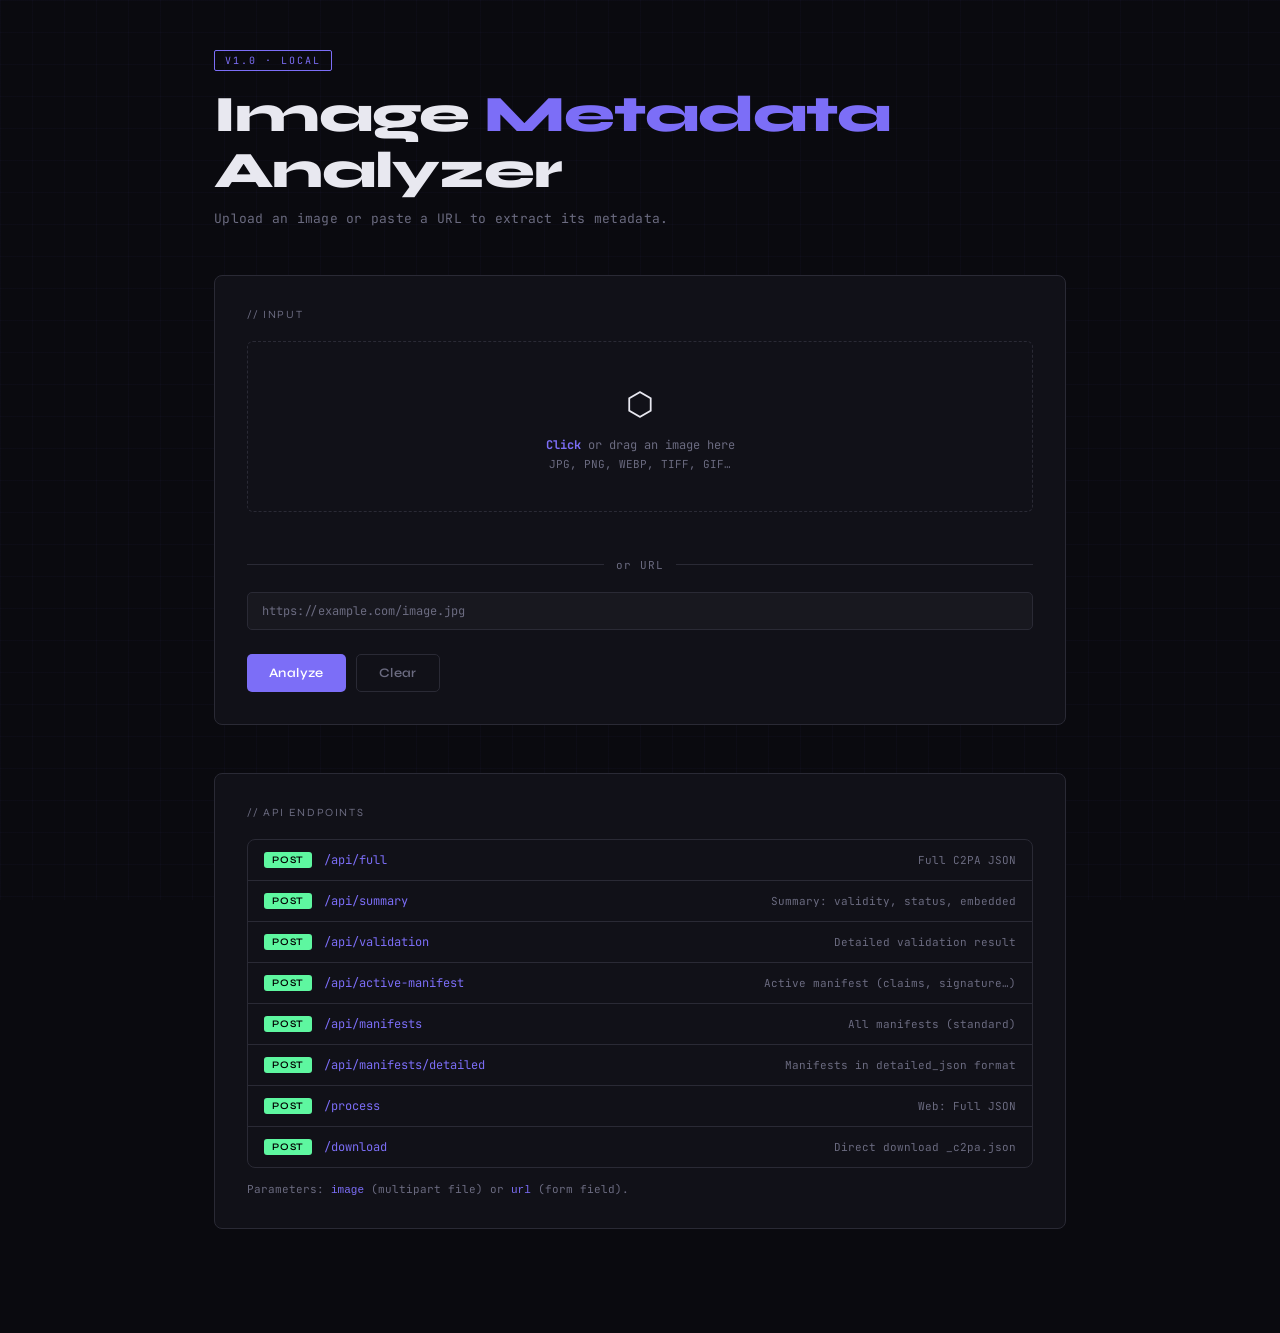
<file: java_server_C2PA/templates/index.html>
<!DOCTYPE html>
<html lang="en">
<head>
  <meta charset="UTF-8" />
  <meta name="viewport" content="width=device-width, initial-scale=1.0" />
  <title>Image Metadata Analyzer</title>
  <link rel="preconnect" href="https://fonts.googleapis.com" />
  <link href="https://fonts.googleapis.com/css2?family=JetBrains+Mono:wght@400;600&family=Syne:wght@400;600;800&display=swap" rel="stylesheet" />
  <style>
    :root {
      --bg: #0a0a0f;
      --surface: #111118;
      --surface2: #18181f;
      --border: #2a2a35;
      --accent: #7c6ef7;
      --accent2: #f76e6e;
      --text: #e8e8f0;
      --muted: #6b6b80;
      --success: #5ef7a0;
      --mono: 'JetBrains Mono', monospace;
      --sans: 'Syne', sans-serif;
    }

    *, *::before, *::after { box-sizing: border-box; margin: 0; padding: 0; }

    body {
      background: var(--bg);
      color: var(--text);
      font-family: var(--mono);
      min-height: 100vh;
      overflow-x: hidden;
    }

    /* GRID NOISE TEXTURE */
    body::before {
      content: '';
      position: fixed;
      inset: 0;
      background-image:
        linear-gradient(rgba(124,110,247,.03) 1px, transparent 1px),
        linear-gradient(90deg, rgba(124,110,247,.03) 1px, transparent 1px);
      background-size: 32px 32px;
      pointer-events: none;
      z-index: 0;
    }

    .container {
      position: relative;
      z-index: 1;
      max-width: 900px;
      margin: 0 auto;
      padding: 48px 24px 80px;
    }

    /* ── HEADER ── */
    header {
      margin-bottom: 48px;
    }

    .tag {
      display: inline-block;
      font-size: 10px;
      letter-spacing: .2em;
      text-transform: uppercase;
      color: var(--accent);
      border: 1px solid var(--accent);
      padding: 3px 10px;
      border-radius: 2px;
      margin-bottom: 16px;
    }

    h1 {
      font-family: var(--sans);
      font-size: clamp(2rem, 5vw, 3.2rem);
      font-weight: 800;
      line-height: 1.1;
      color: var(--text);
      letter-spacing: -.02em;
    }

    h1 span { color: var(--accent); }

    .subtitle {
      margin-top: 10px;
      color: var(--muted);
      font-size: 13px;
      letter-spacing: .02em;
    }

    /* ── UPLOAD PANEL ── */
    .panel {
      background: var(--surface);
      border: 1px solid var(--border);
      border-radius: 8px;
      padding: 32px;
      margin-bottom: 24px;
    }

    .panel-title {
      font-family: var(--sans);
      font-size: 11px;
      letter-spacing: .15em;
      text-transform: uppercase;
      color: var(--muted);
      margin-bottom: 20px;
    }

    /* Drop zone */
    #drop-zone {
      border: 1.5px dashed var(--border);
      border-radius: 6px;
      padding: 40px 24px;
      text-align: center;
      cursor: pointer;
      transition: border-color .2s, background .2s;
      position: relative;
    }

    #drop-zone:hover, #drop-zone.drag-over {
      border-color: var(--accent);
      background: rgba(124,110,247,.05);
    }

    #drop-zone input[type=file] {
      position: absolute;
      inset: 0;
      opacity: 0;
      cursor: pointer;
      width: 100%;
      height: 100%;
    }

    .drop-icon {
      font-size: 32px;
      margin-bottom: 12px;
      display: block;
    }

    .drop-label {
      color: var(--muted);
      font-size: 12px;
    }

    .drop-label strong { color: var(--accent); }

    #file-name {
      margin-top: 8px;
      font-size: 12px;
      color: var(--success);
      min-height: 18px;
    }

    /* Divider */
    .divider {
      display: flex;
      align-items: center;
      gap: 12px;
      margin: 20px 0;
      color: var(--muted);
      font-size: 11px;
      letter-spacing: .1em;
    }
    .divider::before, .divider::after {
      content: '';
      flex: 1;
      height: 1px;
      background: var(--border);
    }

    /* URL input */
    .input-row {
      display: flex;
      gap: 10px;
    }

    input[type=url] {
      flex: 1;
      background: var(--surface2);
      border: 1px solid var(--border);
      border-radius: 5px;
      color: var(--text);
      font-family: var(--mono);
      font-size: 12px;
      padding: 10px 14px;
      outline: none;
      transition: border-color .2s;
    }

    input[type=url]:focus { border-color: var(--accent); }
    input[type=url]::placeholder { color: var(--muted); }

    /* Buttons */
    .btn {
      font-family: var(--sans);
      font-size: 13px;
      font-weight: 600;
      letter-spacing: .03em;
      padding: 10px 22px;
      border: none;
      border-radius: 5px;
      cursor: pointer;
      transition: opacity .15s, transform .1s;
    }
    .btn:active { transform: scale(.97); }
    .btn:hover { opacity: .88; }

    .btn-primary {
      background: var(--accent);
      color: #fff;
    }

    .btn-outline {
      background: transparent;
      border: 1px solid var(--border);
      color: var(--muted);
    }
    .btn-outline:hover { border-color: var(--accent); color: var(--accent); }

    .btn-success {
      background: var(--success);
      color: #000;
    }

    .btn-row {
      display: flex;
      gap: 10px;
      margin-top: 24px;
      flex-wrap: wrap;
    }

    /* ── LOADER ── */
    #loader {
      display: none;
      align-items: center;
      gap: 10px;
      font-size: 12px;
      color: var(--accent);
      margin-top: 16px;
    }

    .spinner {
      width: 16px; height: 16px;
      border: 2px solid rgba(124,110,247,.3);
      border-top-color: var(--accent);
      border-radius: 50%;
      animation: spin .6s linear infinite;
    }

    @keyframes spin { to { transform: rotate(360deg); } }

    /* ── RESULTS ── */
    #results {
      display: none;
    }

    .results-header {
      display: flex;
      align-items: center;
      justify-content: space-between;
      margin-bottom: 20px;
      flex-wrap: gap;
      gap: 12px;
    }

    .results-title {
      font-family: var(--sans);
      font-size: 11px;
      letter-spacing: .15em;
      text-transform: uppercase;
      color: var(--success);
    }

    /* ── JSON TREE (recursive) ── */
    .json-tree {
      background: var(--surface);
      border: 1px solid var(--border);
      border-radius: 8px;
      overflow: hidden;
      font-size: 12.5px;
    }

    .jtop-section { border-bottom: 1px solid var(--border); }
    .jtop-section:last-child { border-bottom: none; }

    .jtop-header {
      display: flex; align-items: center; gap: 12px;
      padding: 14px 20px; cursor: pointer; user-select: none;
      background: var(--surface); transition: background .15s;
    }
    .jtop-header:hover { background: var(--surface2); }
    .jtop-header .jkey {
      font-family: var(--sans); font-weight: 600; font-size: 13px;
      color: var(--accent); flex: 1;
    }
    .jtop-header .jbadge {
      font-size: 10px; color: var(--muted);
      background: var(--surface2); border: 1px solid var(--border);
      padding: 2px 8px; border-radius: 3px;
    }
    .jtop-header .jchevron {
      color: var(--muted); font-size: 10px; transition: transform .2s;
    }
    .jtop-header.open .jchevron { transform: rotate(90deg); }

    .jtop-body { display: none; padding: 4px 16px 14px; overflow-x: auto; }
    .jtop-body.open { display: block; }

    /* Recursive nodes */
    .jnode { width: 100%; }

    .jnode-row {
      display: flex; align-items: baseline; gap: 6px;
      padding: 2px 4px; border-radius: 3px; min-height: 22px;
    }

    .jnode-obj > .jnode-row { cursor: pointer; user-select: none; }
    .jnode-obj > .jnode-row:hover { background: rgba(124,110,247,.07); }

    .jnode-key {
      color: var(--muted); white-space: nowrap;
      flex-shrink: 0; min-width: 110px;
    }
    .jnode-key::after { content: ":"; margin-right: 4px; }
    .jnode-key.idx { color: #6b6b9a; min-width: 28px; }

    .jval-str  { color: var(--text); word-break: break-all; }
    .jval-num  { color: #f0b97a; }
    .jval-bool-t { color: var(--success); }
    .jval-bool-f { color: var(--accent2); }
    .jval-null { color: var(--muted); font-style: italic; }
    .jval-preview { color: var(--muted); font-size: 11px; font-style: italic; }

    .jnode-chevron {
      font-size: 9px; color: var(--muted);
      transition: transform .15s; flex-shrink: 0; width: 12px;
    }
    .jnode-obj.open > .jnode-row .jnode-chevron { transform: rotate(90deg); }

    .jnode-children {
      display: none;
      padding-left: 18px;
      border-left: 1px solid var(--border);
      margin-left: 4px; margin-top: 2px; margin-bottom: 2px;
    }
    .jnode-obj.open > .jnode-children { display: block; }

    /* Empty state */
    .empty-msg {
      color: var(--muted); font-size: 11px;
      padding: 6px 4px; font-style: italic;
    }

    /* Error */
    #error-box {
      display: none;
      background: rgba(247,110,110,.1);
      border: 1px solid var(--accent2);
      color: var(--accent2);
      border-radius: 6px;
      padding: 14px 18px;
      font-size: 12px;
      margin-top: 16px;
    }

    /* API Docs */
    .api-docs {
      margin-top: 48px;
    }

    .api-endpoint {
      display: flex;
      align-items: center;
      gap: 12px;
      padding: 12px 16px;
      border-bottom: 1px solid var(--border);
      font-size: 12px;
    }
    .api-endpoint:last-child { border-bottom: none; }

    .method {
      font-family: var(--sans);
      font-weight: 600;
      font-size: 10px;
      letter-spacing: .08em;
      color: #000;
      background: var(--success);
      padding: 2px 8px;
      border-radius: 3px;
      min-width: 46px;
      text-align: center;
    }

    .endpoint-path { color: var(--accent); }
    .endpoint-desc { color: var(--muted); margin-left: auto; font-size: 11px; }

    @media (max-width: 600px) {
      .kv-grid { grid-template-columns: 1fr; }
      .kv-key { border-bottom: none; padding-bottom: 0; color: var(--accent); font-size: 11px; }
      .kv-val { border-bottom: 1px solid rgba(42,42,53,.5); }
      .input-row { flex-direction: column; }
    }
  </style>
</head>
<body>
<div class="container">

  <header>
    <div class="tag">v1.0 · local</div>
    <h1>Image <span>Metadata</span><br>Analyzer</h1>
    <p class="subtitle">Upload an image or paste a URL to extract its metadata.</p>
  </header>

  <div class="panel">
    <p class="panel-title">// input</p>

    <div id="drop-zone">
      <input type="file" id="file-input" accept="image/*" />
      <span class="drop-icon">⬡</span>
      <p class="drop-label"><strong>Click</strong> or drag an image here</p>
      <p class="drop-label" style="margin-top:4px;font-size:11px;">JPG, PNG, WEBP, TIFF, GIF…</p>
    </div>
    <div id="file-name"></div>

    <div class="divider">or URL</div>

    <div class="input-row">
      <input type="url" id="url-input" placeholder="https://example.com/image.jpg" />
    </div>

    <div id="loader">
      <div class="spinner"></div>
      <span>Processing image…</span>
    </div>

    <div id="error-box"></div>

    <div class="btn-row">
      <button class="btn btn-primary" onclick="analyze()">Analyze</button>
      <button class="btn btn-outline" onclick="reset()">Clear</button>
    </div>
  </div>

  <div id="results">
    <div class="results-header">
      <span class="results-title">✓ Analysis complete</span>
      <button class="btn btn-success" id="download-btn">↓ Download JSON</button>
    </div>
    <div class="json-tree" id="json-tree"></div>
  </div>

  <div class="api-docs panel" style="margin-top:48px;">
    <p class="panel-title">// API endpoints</p>
    <div class="json-tree">
      <div class="api-endpoint"><span class="method">POST</span><span class="endpoint-path">/api/full</span><span class="endpoint-desc">Full C2PA JSON</span></div>
      <div class="api-endpoint"><span class="method">POST</span><span class="endpoint-path">/api/summary</span><span class="endpoint-desc">Summary: validity, status, embedded</span></div>
      <div class="api-endpoint"><span class="method">POST</span><span class="endpoint-path">/api/validation</span><span class="endpoint-desc">Detailed validation result</span></div>
      <div class="api-endpoint"><span class="method">POST</span><span class="endpoint-path">/api/active-manifest</span><span class="endpoint-desc">Active manifest (claims, signature…)</span></div>
      <div class="api-endpoint"><span class="method">POST</span><span class="endpoint-path">/api/manifests</span><span class="endpoint-desc">All manifests (standard)</span></div>
      <div class="api-endpoint"><span class="method">POST</span><span class="endpoint-path">/api/manifests/detailed</span><span class="endpoint-desc">Manifests in detailed_json format</span></div>
      <div class="api-endpoint"><span class="method">POST</span><span class="endpoint-path">/process</span><span class="endpoint-desc">Web: Full JSON</span></div>
      <div class="api-endpoint"><span class="method">POST</span><span class="endpoint-path">/download</span><span class="endpoint-desc">Direct download _c2pa.json</span></div>
    </div>
    <p style="margin-top:14px;font-size:11px;color:var(--muted);">
      Parameters: <code style="color:var(--accent)">image</code> (multipart file) or <code style="color:var(--accent)">url</code> (form field).
    </p>
  </div>

</div>

<script>
  let currentData = null;
  let currentFile  = null;

  // ── Drop zone ──
  const dropZone  = document.getElementById('drop-zone');
  const fileInput = document.getElementById('file-input');

  dropZone.addEventListener('dragover', e => { e.preventDefault(); dropZone.classList.add('drag-over'); });
  dropZone.addEventListener('dragleave', () => dropZone.classList.remove('drag-over'));
  dropZone.addEventListener('drop', e => {
    e.preventDefault(); dropZone.classList.remove('drag-over');
    const f = e.dataTransfer.files[0];
    if (f) { currentFile = f; document.getElementById('file-name').textContent = '✓ ' + f.name; }
  });
  fileInput.addEventListener('change', () => {
    if (fileInput.files[0]) {
      currentFile = fileInput.files[0];
      document.getElementById('file-name').textContent = '✓ ' + currentFile.name;
    }
  });

  // ── Analyze ──
  async function analyze() {
    const url = document.getElementById('url-input').value.trim();
    if (!currentFile && !url) { showError('Select an image or enter a URL.'); return; }
    setLoading(true); hideError(); hideResults();
    try {
      const fd = new FormData();
      if (currentFile) fd.append('image', currentFile);
      else             fd.append('url', url);
      const res  = await fetch('/process', { method: 'POST', body: fd });
      const data = await res.json();
      if (!res.ok) throw new Error(data.error || 'Unknown error');
      currentData = data;
      renderResults(data);
      setupDownload(currentFile, url);
    } catch (e) { showError(e.message); }
    finally     { setLoading(false); }
  }

  // ── Top-level renderer ──
  const TOP_LABELS = {
    processed_at: 'Processed at',
    filename:     'File',
    mime_type:    'MIME type',
    size_bytes:   'Size (bytes)',
    c2pa:         'C2PA',
  };

  function renderResults(data) {
    const tree = document.getElementById('json-tree');
    tree.innerHTML = '';

    for (const [key, val] of Object.entries(data)) {
      const label   = TOP_LABELS[key] || key;
      const isOpen  = (key === 'c2pa');
      const section = makeTopSection(key, label, val, isOpen);
      tree.appendChild(section);
    }

    document.getElementById('results').style.display = 'block';
    document.getElementById('results').scrollIntoView({ behavior: 'smooth', block: 'start' });
  }

  function makeTopSection(key, label, val, defaultOpen) {
    const section = document.createElement('div');
    section.className = 'jtop-section';

    const isComplex = (typeof val === 'object' && val !== null);
    const count     = isComplex ? (Array.isArray(val) ? val.length : Object.keys(val).length) : 1;
    const badgeTxt  = isComplex
      ? (Array.isArray(val) ? `${count} item${count!==1?'s':''}` : `${count} field${count!==1?'s':''}`)
      : '';

    const header = document.createElement('div');
    header.className = 'jtop-header' + (defaultOpen ? ' open' : '');
    header.innerHTML = `
      <span class="jkey">${label}</span>
      ${badgeTxt ? `<span class="jbadge">${badgeTxt}</span>` : ''}
      <span class="jchevron">▶</span>
    `;

    const body = document.createElement('div');
    body.className = 'jtop-body' + (defaultOpen ? ' open' : '');

    if (!isComplex) {
      // scalar at top level
      const row = document.createElement('div');
      row.className = 'jnode-row';
      row.appendChild(makeScalarEl(val));
      body.appendChild(row);
    } else if (count === 0) {
      body.innerHTML = '<p class="empty-msg">No data</p>';
    } else {
      // render children recursively
      const entries = Array.isArray(val) ? val.map((v,i) => [String(i), v]) : Object.entries(val);
      for (const [k, v] of entries) {
        body.appendChild(makeNode(k, v, Array.isArray(val)));
      }
    }

    header.addEventListener('click', () => {
      header.classList.toggle('open');
      body.classList.toggle('open');
    });

    section.appendChild(header);
    section.appendChild(body);
    return section;
  }

  // ── Recursive node builder ──
  function makeNode(key, val, isArrayParent = false) {
    const isComplex = (typeof val === 'object' && val !== null);

    if (!isComplex) {
      // Simple leaf row: key + scalar value
      const node = document.createElement('div');
      node.className = 'jnode';
      const row = document.createElement('div');
      row.className = 'jnode-row';
      const keyEl = document.createElement('span');
      keyEl.className = 'jnode-key' + (isArrayParent ? ' idx' : '');
      keyEl.textContent = key;
      row.appendChild(keyEl);
      row.appendChild(makeScalarEl(val));
      node.appendChild(row);
      return node;
    }

    // Complex: collapsible
    const node = document.createElement('div');
    node.className = 'jnode jnode-obj';

    const count   = Array.isArray(val) ? val.length : Object.keys(val).length;
    const preview = Array.isArray(val) ? `[ ${count} ]` : `{ ${count} }`;

    const row = document.createElement('div');
    row.className = 'jnode-row';

    const chevron = document.createElement('span');
    chevron.className = 'jnode-chevron';
    chevron.textContent = '▶';

    const keyEl = document.createElement('span');
    keyEl.className = 'jnode-key' + (isArrayParent ? ' idx' : '');
    keyEl.textContent = key;

    const previewEl = document.createElement('span');
    previewEl.className = 'jval-preview';
    previewEl.textContent = preview;

    row.appendChild(chevron);
    row.appendChild(keyEl);
    row.appendChild(previewEl);

    const children = document.createElement('div');
    children.className = 'jnode-children';

    if (count === 0) {
      children.innerHTML = '<span class="empty-msg">empty</span>';
    } else {
      const entries = Array.isArray(val) ? val.map((v,i) => [String(i), v]) : Object.entries(val);
      for (const [k, v] of entries) {
        children.appendChild(makeNode(k, v, Array.isArray(val)));
      }
    }

    row.addEventListener('click', () => node.classList.toggle('open'));

    node.appendChild(row);
    node.appendChild(children);
    return node;
  }

  function makeScalarEl(val) {
    const el = document.createElement('span');
    if (val === null || val === undefined) {
      el.className = 'jval-null'; el.textContent = 'null';
    } else if (typeof val === 'boolean') {
      el.className = val ? 'jval-bool-t' : 'jval-bool-f';
      el.textContent = String(val);
    } else if (typeof val === 'number') {
      el.className = 'jval-num'; el.textContent = String(val);
    } else {
      el.className = 'jval-str'; el.textContent = String(val);
    }
    return el;
  }

  // ── Download ──
  function setupDownload(file, url) {
    document.getElementById('download-btn').onclick = async () => {
      const fd = new FormData();
      if (file) fd.append('image', file); else fd.append('url', url);
      const res  = await fetch('/download', { method: 'POST', body: fd });
      const blob = await res.blob();
      const a    = document.createElement('a');
      a.href     = URL.createObjectURL(blob);
      a.download = res.headers.get('Content-Disposition')
        ?.split('filename=')[1]?.replace(/"/g, '') || 'metadata.json';
      a.click();
    };
  }

  function setLoading(on) { document.getElementById('loader').style.display = on ? 'flex' : 'none'; }
  function showError(msg) {
    const b = document.getElementById('error-box');
    b.textContent = '✗ ' + msg; b.style.display = 'block';
  }
  function hideError()   { document.getElementById('error-box').style.display = 'none'; }
  function hideResults() { document.getElementById('results').style.display = 'none'; }
  function reset() {
    currentFile = null; currentData = null;
    document.getElementById('file-input').value = '';
    document.getElementById('file-name').textContent = '';
    document.getElementById('url-input').value = '';
    hideError(); hideResults();
  }
</script>
</body>
</html>
</file>
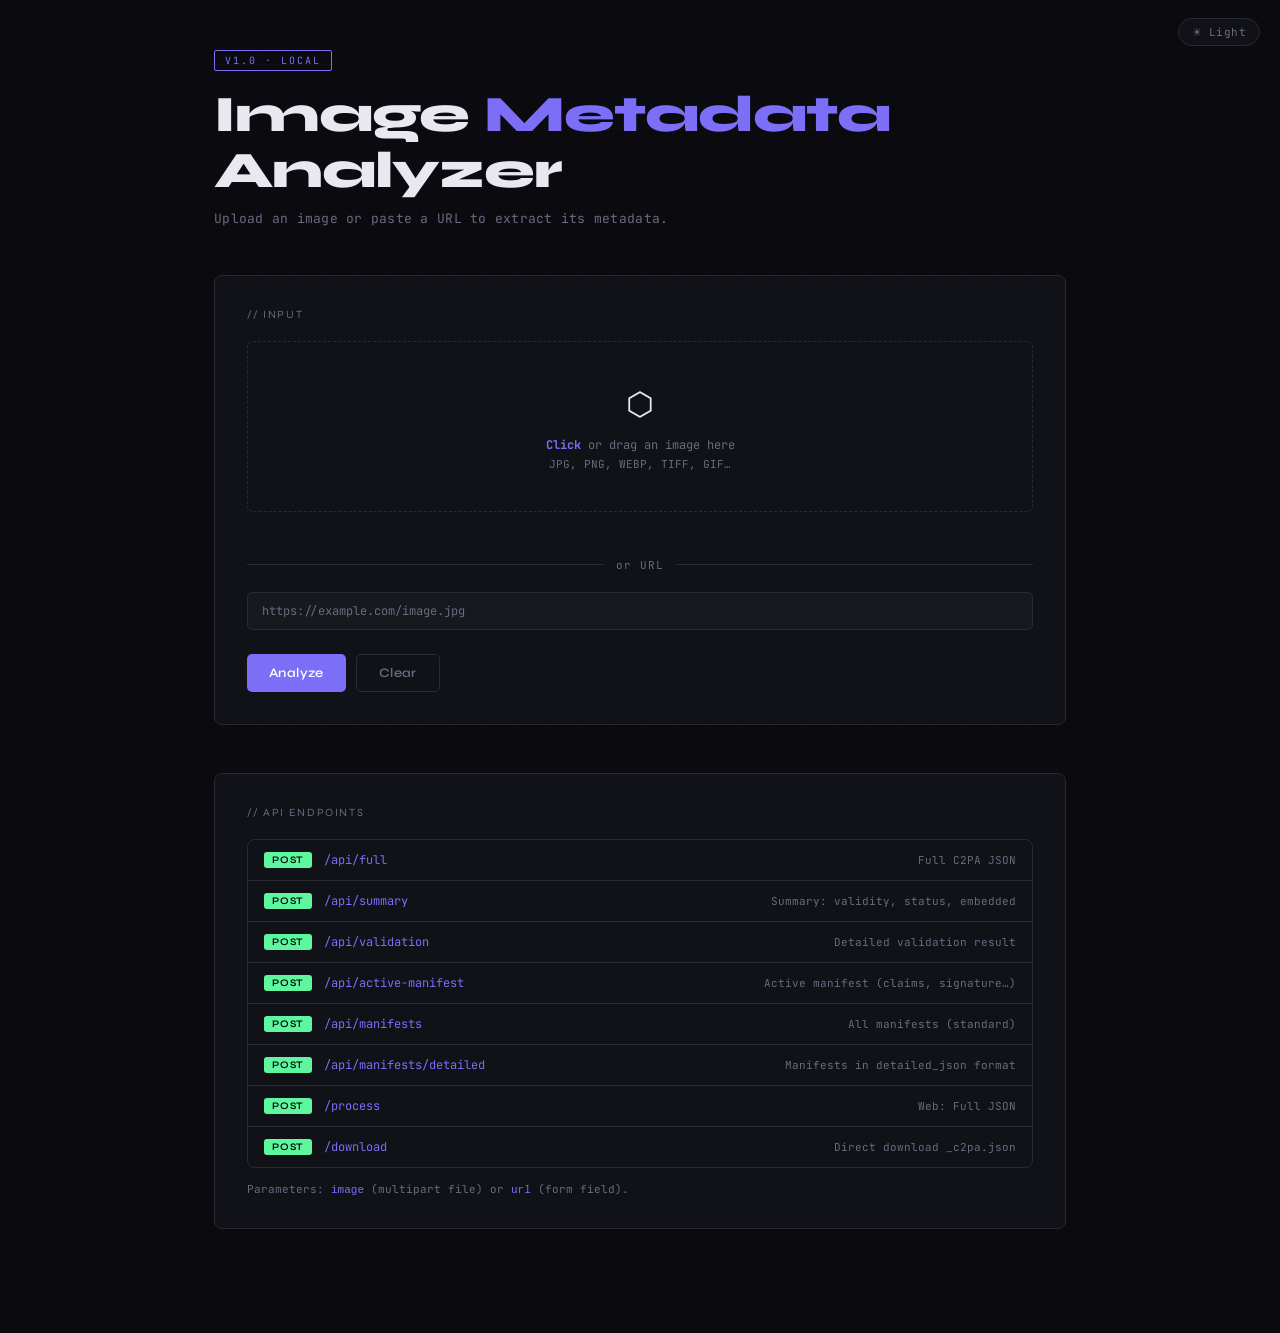
<file: python_server_C2PA/templates/index.html>
<!DOCTYPE html>
<html lang="en">
<head>
  <meta charset="UTF-8" />
  <meta name="viewport" content="width=device-width, initial-scale=1.0" />
  <title>Image Metadata Analyzer</title>
  <link rel="preconnect" href="https://fonts.googleapis.com" />
  <link href="https://fonts.googleapis.com/css2?family=JetBrains+Mono:wght@400;600&family=Syne:wght@400;600;800&display=swap" rel="stylesheet" />
  <style>
    :root {
      --bg: #0a0a0f;
      --surface: #111118;
      --surface2: #18181f;
      --border: #2a2a35;
      --accent: #7c6ef7;
      --accent2: #f76e6e;
      --text: #e8e8f0;
      --muted: #6b6b80;
      --success: #5ef7a0;
      --mono: 'JetBrains Mono', monospace;
      --sans: 'Syne', sans-serif;
    }

    html[data-theme="light"] {
      --bg: #f4f4f8;
      --surface: #ffffff;
      --surface2: #ebebf2;
      --border: #d0d0dc;
      --accent: #5a4fd4;
      --accent2: #d94f4f;
      --text: #18181f;
      --muted: #7070888;
      --success: #1a8f56;
      --muted: #60607a;
    }

    /* ── Theme Toggle Button ── */
    #theme-toggle {
      position: fixed;
      top: 18px;
      right: 20px;
      z-index: 999;
      background: var(--surface);
      border: 1px solid var(--border);
      border-radius: 99px;
      padding: 6px 13px;
      font-family: var(--mono);
      font-size: 11px;
      color: var(--muted);
      cursor: pointer;
      display: flex;
      align-items: center;
      gap: 6px;
      transition: border-color .2s, color .2s;
      letter-spacing: .04em;
    }
    #theme-toggle:hover { border-color: var(--accent); color: var(--accent); }

    *, *::before, *::after { box-sizing: border-box; margin: 0; padding: 0; }

    body {
      background: var(--bg);
      color: var(--text);
      font-family: var(--mono);
      min-height: 100vh;
      overflow-x: hidden;
    }

    /* GRID NOISE TEXTURE */
    body::before {
      content: '';
      position: fixed;
      inset: 0;
      background-image:
        linear-gradient(rgba(124,110,247,.03) 1px, transparent 1px),
        linear-gradient(90deg, rgba(124,110,247,.03) 1px, transparent 1px);
      background-size: 32px 32px;
      pointer-events: none;
      z-index: 0;
    }

    .container {
      position: relative;
      z-index: 1;
      max-width: 900px;
      margin: 0 auto;
      padding: 48px 24px 80px;
    }

    /* ── HEADER ── */
    header {
      margin-bottom: 48px;
    }

    .tag {
      display: inline-block;
      font-size: 10px;
      letter-spacing: .2em;
      text-transform: uppercase;
      color: var(--accent);
      border: 1px solid var(--accent);
      padding: 3px 10px;
      border-radius: 2px;
      margin-bottom: 16px;
    }

    h1 {
      font-family: var(--sans);
      font-size: clamp(2rem, 5vw, 3.2rem);
      font-weight: 800;
      line-height: 1.1;
      color: var(--text);
      letter-spacing: -.02em;
    }

    h1 span { color: var(--accent); }

    .subtitle {
      margin-top: 10px;
      color: var(--muted);
      font-size: 13px;
      letter-spacing: .02em;
    }

    /* ── UPLOAD PANEL ── */
    .panel {
      background: var(--surface);
      border: 1px solid var(--border);
      border-radius: 8px;
      padding: 32px;
      margin-bottom: 24px;
    }

    .panel-title {
      font-family: var(--sans);
      font-size: 11px;
      letter-spacing: .15em;
      text-transform: uppercase;
      color: var(--muted);
      margin-bottom: 20px;
    }

    /* Drop zone */
    #drop-zone {
      border: 1.5px dashed var(--border);
      border-radius: 6px;
      padding: 40px 24px;
      text-align: center;
      cursor: pointer;
      transition: border-color .2s, background .2s;
      position: relative;
    }

    #drop-zone:hover, #drop-zone.drag-over {
      border-color: var(--accent);
      background: rgba(124,110,247,.05);
    }

    #drop-zone input[type=file] {
      position: absolute;
      inset: 0;
      opacity: 0;
      cursor: pointer;
      width: 100%;
      height: 100%;
    }

    .drop-icon {
      font-size: 32px;
      margin-bottom: 12px;
      display: block;
    }

    .drop-label {
      color: var(--muted);
      font-size: 12px;
    }

    .drop-label strong { color: var(--accent); }

    #file-name {
      margin-top: 8px;
      font-size: 12px;
      color: var(--success);
      min-height: 18px;
    }

    /* Divider */
    .divider {
      display: flex;
      align-items: center;
      gap: 12px;
      margin: 20px 0;
      color: var(--muted);
      font-size: 11px;
      letter-spacing: .1em;
    }
    .divider::before, .divider::after {
      content: '';
      flex: 1;
      height: 1px;
      background: var(--border);
    }

    /* URL input */
    .input-row {
      display: flex;
      gap: 10px;
    }

    input[type=url] {
      flex: 1;
      background: var(--surface2);
      border: 1px solid var(--border);
      border-radius: 5px;
      color: var(--text);
      font-family: var(--mono);
      font-size: 12px;
      padding: 10px 14px;
      outline: none;
      transition: border-color .2s;
    }

    input[type=url]:focus { border-color: var(--accent); }
    input[type=url]::placeholder { color: var(--muted); }

    /* Buttons */
    .btn {
      font-family: var(--sans);
      font-size: 13px;
      font-weight: 600;
      letter-spacing: .03em;
      padding: 10px 22px;
      border: none;
      border-radius: 5px;
      cursor: pointer;
      transition: opacity .15s, transform .1s;
    }
    .btn:active { transform: scale(.97); }
    .btn:hover { opacity: .88; }

    .btn-primary {
      background: var(--accent);
      color: #fff;
    }

    .btn-outline {
      background: transparent;
      border: 1px solid var(--border);
      color: var(--muted);
    }
    .btn-outline:hover { border-color: var(--accent); color: var(--accent); }

    .btn-success {
      background: var(--success);
      color: #000;
    }

    .btn-row {
      display: flex;
      gap: 10px;
      margin-top: 24px;
      flex-wrap: wrap;
    }

    /* ── LOADER ── */
    #loader {
      display: none;
      align-items: center;
      gap: 10px;
      font-size: 12px;
      color: var(--accent);
      margin-top: 16px;
    }

    .spinner {
      width: 16px; height: 16px;
      border: 2px solid rgba(124,110,247,.3);
      border-top-color: var(--accent);
      border-radius: 50%;
      animation: spin .6s linear infinite;
    }

    @keyframes spin { to { transform: rotate(360deg); } }

    /* ── RESULTS ── */
    #results {
      display: none;
    }

    .results-header {
      display: flex;
      align-items: center;
      justify-content: space-between;
      margin-bottom: 20px;
      flex-wrap: gap;
      gap: 12px;
    }

    .results-title {
      font-family: var(--sans);
      font-size: 11px;
      letter-spacing: .15em;
      text-transform: uppercase;
      color: var(--success);
    }

    /* ── JSON TREE (recursive) ── */
    .json-tree {
      background: var(--surface);
      border: 1px solid var(--border);
      border-radius: 8px;
      overflow: hidden;
      font-size: 12.5px;
    }

    .jtop-section { border-bottom: 1px solid var(--border); }
    .jtop-section:last-child { border-bottom: none; }

    .jtop-header {
      display: flex; align-items: center; gap: 12px;
      padding: 14px 20px; cursor: pointer; user-select: none;
      background: var(--surface); transition: background .15s;
    }
    .jtop-header:hover { background: var(--surface2); }
    .jtop-header .jkey {
      font-family: var(--sans); font-weight: 600; font-size: 13px;
      color: var(--accent); flex: 1;
    }
    .jtop-header .jbadge {
      font-size: 10px; color: var(--muted);
      background: var(--surface2); border: 1px solid var(--border);
      padding: 2px 8px; border-radius: 3px;
    }
    .jtop-header .jchevron {
      color: var(--muted); font-size: 10px; transition: transform .2s;
    }
    .jtop-header.open .jchevron { transform: rotate(90deg); }

    .jtop-body { display: none; padding: 4px 16px 14px; overflow-x: auto; }
    .jtop-body.open { display: block; }

    /* Recursive nodes */
    .jnode { width: 100%; }

    .jnode-row {
      display: flex; align-items: baseline; gap: 6px;
      padding: 2px 4px; border-radius: 3px; min-height: 22px;
    }

    .jnode-obj > .jnode-row { cursor: pointer; user-select: none; }
    .jnode-obj > .jnode-row:hover { background: rgba(124,110,247,.07); }

    .jnode-key {
      color: var(--muted); white-space: nowrap;
      flex-shrink: 0; min-width: 110px;
    }
    .jnode-key::after { content: ":"; margin-right: 4px; }
    .jnode-key.idx { color: #6b6b9a; min-width: 28px; }

    .jval-str  { color: var(--text); word-break: break-all; }
    .jval-num  { color: #f0b97a; }
    .jval-bool-t { color: var(--success); }
    .jval-bool-f { color: var(--accent2); }
    .jval-null { color: var(--muted); font-style: italic; }
    .jval-preview { color: var(--muted); font-size: 11px; font-style: italic; }

    .jnode-chevron {
      font-size: 9px; color: var(--muted);
      transition: transform .15s; flex-shrink: 0; width: 12px;
    }
    .jnode-obj.open > .jnode-row .jnode-chevron { transform: rotate(90deg); }

    .jnode-children {
      display: none;
      padding-left: 18px;
      border-left: 1px solid var(--border);
      margin-left: 4px; margin-top: 2px; margin-bottom: 2px;
    }
    .jnode-obj.open > .jnode-children { display: block; }

    /* Empty state */
    .empty-msg {
      color: var(--muted); font-size: 11px;
      padding: 6px 4px; font-style: italic;
    }

    /* Error */
    #error-box {
      display: none;
      background: rgba(247,110,110,.1);
      border: 1px solid var(--accent2);
      color: var(--accent2);
      border-radius: 6px;
      padding: 14px 18px;
      font-size: 12px;
      margin-top: 16px;
    }

    /* API Docs */
    .api-docs {
      margin-top: 48px;
    }

    .api-endpoint {
      display: flex;
      align-items: center;
      gap: 12px;
      padding: 12px 16px;
      border-bottom: 1px solid var(--border);
      font-size: 12px;
    }
    .api-endpoint:last-child { border-bottom: none; }

    .method {
      font-family: var(--sans);
      font-weight: 600;
      font-size: 10px;
      letter-spacing: .08em;
      color: #000;
      background: var(--success);
      padding: 2px 8px;
      border-radius: 3px;
      min-width: 46px;
      text-align: center;
    }

    .endpoint-path { color: var(--accent); }
    .endpoint-desc { color: var(--muted); margin-left: auto; font-size: 11px; }

    @media (max-width: 600px) {
      .kv-grid { grid-template-columns: 1fr; }
      .kv-key { border-bottom: none; padding-bottom: 0; color: var(--accent); font-size: 11px; }
      .kv-val { border-bottom: 1px solid rgba(42,42,53,.5); }
      .input-row { flex-direction: column; }
    }
  </style>
</head>
<body>

<button id="theme-toggle" onclick="toggleTheme()" title="Toggle light/dark mode">
  <span id="theme-icon">☀</span>
  <span id="theme-label">Light</span>
</button>

<div class="container">

  <header>
    <div class="tag">v1.0 · local</div>
    <h1>Image <span>Metadata</span><br>Analyzer</h1>
    <p class="subtitle">Upload an image or paste a URL to extract its metadata.</p>
  </header>

  <div class="panel">
    <p class="panel-title">// input</p>

    <div id="drop-zone">
      <input type="file" id="file-input" accept="image/*" />
      <span class="drop-icon">⬡</span>
      <p class="drop-label"><strong>Click</strong> or drag an image here</p>
      <p class="drop-label" style="margin-top:4px;font-size:11px;">JPG, PNG, WEBP, TIFF, GIF…</p>
    </div>
    <div id="file-name"></div>

    <div class="divider">or URL</div>

    <div class="input-row">
      <input type="url" id="url-input" placeholder="https://example.com/image.jpg" />
    </div>

    <div id="loader">
      <div class="spinner"></div>
      <span>Processing image…</span>
    </div>

    <div id="error-box"></div>

    <div class="btn-row">
      <button class="btn btn-primary" onclick="analyze()">Analyze</button>
      <button class="btn btn-outline" onclick="reset()">Clear</button>
    </div>
  </div>

  <div id="results">
    <div class="results-header">
      <span class="results-title">✓ Analysis complete</span>
      <button class="btn btn-success" id="download-btn">↓ Download JSON</button>
    </div>
    <div class="json-tree" id="json-tree"></div>
  </div>

  <div class="api-docs panel" style="margin-top:48px;">
    <p class="panel-title">// API endpoints</p>
    <div class="json-tree">
      <div class="api-endpoint"><span class="method">POST</span><span class="endpoint-path">/api/full</span><span class="endpoint-desc">Full C2PA JSON</span></div>
      <div class="api-endpoint"><span class="method">POST</span><span class="endpoint-path">/api/summary</span><span class="endpoint-desc">Summary: validity, status, embedded</span></div>
      <div class="api-endpoint"><span class="method">POST</span><span class="endpoint-path">/api/validation</span><span class="endpoint-desc">Detailed validation result</span></div>
      <div class="api-endpoint"><span class="method">POST</span><span class="endpoint-path">/api/active-manifest</span><span class="endpoint-desc">Active manifest (claims, signature…)</span></div>
      <div class="api-endpoint"><span class="method">POST</span><span class="endpoint-path">/api/manifests</span><span class="endpoint-desc">All manifests (standard)</span></div>
      <div class="api-endpoint"><span class="method">POST</span><span class="endpoint-path">/api/manifests/detailed</span><span class="endpoint-desc">Manifests in detailed_json format</span></div>
      <div class="api-endpoint"><span class="method">POST</span><span class="endpoint-path">/process</span><span class="endpoint-desc">Web: Full JSON</span></div>
      <div class="api-endpoint"><span class="method">POST</span><span class="endpoint-path">/download</span><span class="endpoint-desc">Direct download _c2pa.json</span></div>
    </div>
    <p style="margin-top:14px;font-size:11px;color:var(--muted);">
      Parameters: <code style="color:var(--accent)">image</code> (multipart file) or <code style="color:var(--accent)">url</code> (form field).
    </p>
  </div>

</div>

<script>
  let currentData = null;
  let currentFile  = null;

  // ── Drop zone ──
  const dropZone  = document.getElementById('drop-zone');
  const fileInput = document.getElementById('file-input');

  dropZone.addEventListener('dragover', e => { e.preventDefault(); dropZone.classList.add('drag-over'); });
  dropZone.addEventListener('dragleave', () => dropZone.classList.remove('drag-over'));
  dropZone.addEventListener('drop', e => {
    e.preventDefault(); dropZone.classList.remove('drag-over');
    const f = e.dataTransfer.files[0];
    if (f) { currentFile = f; document.getElementById('file-name').textContent = '✓ ' + f.name; }
  });
  fileInput.addEventListener('change', () => {
    if (fileInput.files[0]) {
      currentFile = fileInput.files[0];
      document.getElementById('file-name').textContent = '✓ ' + currentFile.name;
    }
  });

  // ── Analyze ──
  async function analyze() {
    const url = document.getElementById('url-input').value.trim();
    if (!currentFile && !url) { showError('Select an image or enter a URL.'); return; }
    setLoading(true); hideError(); hideResults();
    try {
      const fd = new FormData();
      if (currentFile) fd.append('image', currentFile);
      else             fd.append('url', url);
      const res  = await fetch('/process', { method: 'POST', body: fd });
      const data = await res.json();
      if (!res.ok) throw new Error(data.error || 'Unknown error');
      currentData = data;
      renderResults(data);
      setupDownload(currentFile, url);
    } catch (e) { showError(e.message); }
    finally     { setLoading(false); }
  }

  // ── Top-level renderer ──
  const TOP_LABELS = {
    processed_at: 'Processed at',
    filename:     'File',
    mime_type:    'MIME type',
    size_bytes:   'Size (bytes)',
    c2pa:         'C2PA',
  };

  function renderResults(data) {
    const tree = document.getElementById('json-tree');
    tree.innerHTML = '';

    for (const [key, val] of Object.entries(data)) {
      const label   = TOP_LABELS[key] || key;
      const isOpen  = (key === 'c2pa');
      const section = makeTopSection(key, label, val, isOpen);
      tree.appendChild(section);
    }

    document.getElementById('results').style.display = 'block';
    document.getElementById('results').scrollIntoView({ behavior: 'smooth', block: 'start' });
  }

  function makeTopSection(key, label, val, defaultOpen) {
    const section = document.createElement('div');
    section.className = 'jtop-section';

    const isComplex = (typeof val === 'object' && val !== null);
    const count     = isComplex ? (Array.isArray(val) ? val.length : Object.keys(val).length) : 1;
    const badgeTxt  = isComplex
      ? (Array.isArray(val) ? `${count} item${count!==1?'s':''}` : `${count} field${count!==1?'s':''}`)
      : '';

    const header = document.createElement('div');
    header.className = 'jtop-header' + (defaultOpen ? ' open' : '');
    header.innerHTML = `
      <span class="jkey">${label}</span>
      ${badgeTxt ? `<span class="jbadge">${badgeTxt}</span>` : ''}
      <span class="jchevron">▶</span>
    `;

    const body = document.createElement('div');
    body.className = 'jtop-body' + (defaultOpen ? ' open' : '');

    if (!isComplex) {
      // scalar at top level
      const row = document.createElement('div');
      row.className = 'jnode-row';
      row.appendChild(makeScalarEl(val));
      body.appendChild(row);
    } else if (count === 0) {
      body.innerHTML = '<p class="empty-msg">No data</p>';
    } else {
      // render children recursively
      const entries = Array.isArray(val) ? val.map((v,i) => [String(i), v]) : Object.entries(val);
      for (const [k, v] of entries) {
        body.appendChild(makeNode(k, v, Array.isArray(val)));
      }
    }

    header.addEventListener('click', () => {
      header.classList.toggle('open');
      body.classList.toggle('open');
    });

    section.appendChild(header);
    section.appendChild(body);
    return section;
  }

  // ── Recursive node builder ──
  function makeNode(key, val, isArrayParent = false) {
    const isComplex = (typeof val === 'object' && val !== null);

    if (!isComplex) {
      // Simple leaf row: key + scalar value
      const node = document.createElement('div');
      node.className = 'jnode';
      const row = document.createElement('div');
      row.className = 'jnode-row';
      const keyEl = document.createElement('span');
      keyEl.className = 'jnode-key' + (isArrayParent ? ' idx' : '');
      keyEl.textContent = key;
      row.appendChild(keyEl);
      row.appendChild(makeScalarEl(val));
      node.appendChild(row);
      return node;
    }

    // Complex: collapsible
    const node = document.createElement('div');
    node.className = 'jnode jnode-obj';

    const count   = Array.isArray(val) ? val.length : Object.keys(val).length;
    const preview = Array.isArray(val) ? `[ ${count} ]` : `{ ${count} }`;

    const row = document.createElement('div');
    row.className = 'jnode-row';

    const chevron = document.createElement('span');
    chevron.className = 'jnode-chevron';
    chevron.textContent = '▶';

    const keyEl = document.createElement('span');
    keyEl.className = 'jnode-key' + (isArrayParent ? ' idx' : '');
    keyEl.textContent = key;

    const previewEl = document.createElement('span');
    previewEl.className = 'jval-preview';
    previewEl.textContent = preview;

    row.appendChild(chevron);
    row.appendChild(keyEl);
    row.appendChild(previewEl);

    const children = document.createElement('div');
    children.className = 'jnode-children';

    if (count === 0) {
      children.innerHTML = '<span class="empty-msg">empty</span>';
    } else {
      const entries = Array.isArray(val) ? val.map((v,i) => [String(i), v]) : Object.entries(val);
      for (const [k, v] of entries) {
        children.appendChild(makeNode(k, v, Array.isArray(val)));
      }
    }

    row.addEventListener('click', () => node.classList.toggle('open'));

    node.appendChild(row);
    node.appendChild(children);
    return node;
  }

  function makeScalarEl(val) {
    const el = document.createElement('span');
    if (val === null || val === undefined) {
      el.className = 'jval-null'; el.textContent = 'null';
    } else if (typeof val === 'boolean') {
      el.className = val ? 'jval-bool-t' : 'jval-bool-f';
      el.textContent = String(val);
    } else if (typeof val === 'number') {
      el.className = 'jval-num'; el.textContent = String(val);
    } else {
      el.className = 'jval-str'; el.textContent = String(val);
    }
    return el;
  }

  // ── Download ──
  function setupDownload(file, url) {
    document.getElementById('download-btn').onclick = async () => {
      const fd = new FormData();
      if (file) fd.append('image', file); else fd.append('url', url);
      const res  = await fetch('/download', { method: 'POST', body: fd });
      const blob = await res.blob();
      const a    = document.createElement('a');
      a.href     = URL.createObjectURL(blob);
      a.download = res.headers.get('Content-Disposition')
        ?.split('filename=')[1]?.replace(/"/g, '') || 'metadata.json';
      a.click();
    };
  }

  function setLoading(on) { document.getElementById('loader').style.display = on ? 'flex' : 'none'; }
  function showError(msg) {
    const b = document.getElementById('error-box');
    b.textContent = '✗ ' + msg; b.style.display = 'block';
  }
  function hideError()   { document.getElementById('error-box').style.display = 'none'; }
  function hideResults() { document.getElementById('results').style.display = 'none'; }
  function reset() {
    currentFile = null; currentData = null;
    document.getElementById('file-input').value = '';
    document.getElementById('file-name').textContent = '';
    document.getElementById('url-input').value = '';
    hideError(); hideResults();
  }

  // ── Theme Toggle ──
  function applyTheme(theme) {
    document.documentElement.setAttribute('data-theme', theme);
    const isDark = theme === 'dark';
    document.getElementById('theme-icon').textContent  = isDark ? '☀' : '☾';
    document.getElementById('theme-label').textContent = isDark ? 'Light' : 'Dark';
    localStorage.setItem('theme', theme);
  }
  function toggleTheme() {
    const current = document.documentElement.getAttribute('data-theme') || 'dark';
    applyTheme(current === 'dark' ? 'light' : 'dark');
  }
  // Init
  applyTheme(localStorage.getItem('theme') || 'dark');
</script>
</body>
</html>
</file>
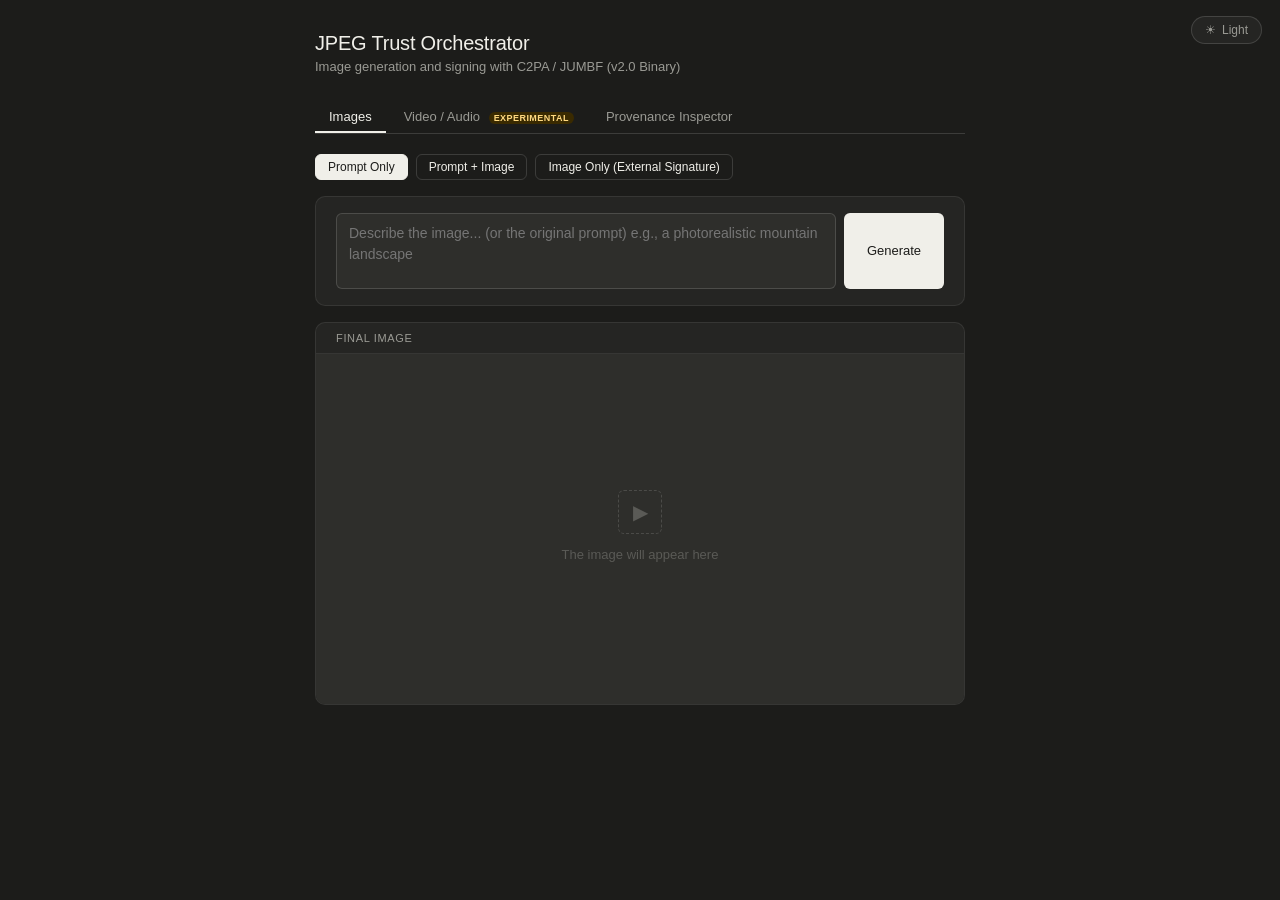
<file: jpeg_trust_orchestrator/src/main/resources/static/index.html>
<!DOCTYPE html>
<html lang="en">
<head>
  <meta charset="UTF-8" />
  <meta name="viewport" content="width=device-width, initial-scale=1.0" />
  <title>JPEG Trust Orchestrator</title>
  <style>
    *, *::before, *::after { box-sizing: border-box; margin: 0; padding: 0; }
    :root {
      --bg: #f5f4f0; --surface: #ffffff; --surface-2: #f1f0ec;
      --border: rgba(0,0,0,0.10); --border-md: rgba(0,0,0,0.18);
      --text: #1a1a18; --text-2: #6b6b66; --text-3: #a8a8a2;
      --accent: #1a1a18; --accent-fg: #ffffff;
      --success-bg: #eaf3de; --success-fg: #3b6d11;
      --danger-bg: #fcebeb; --danger-fg: #a32d2d;
      --warn-bg: #fff8e6; --warn-fg: #7a5200;
      --radius: 10px; --radius-sm: 6px;
    }
    html[data-theme="dark"] {
      --bg: #1c1c1a; --surface: #252523; --surface-2: #2e2e2b;
      --border: rgba(255,255,255,0.08); --border-md: rgba(255,255,255,0.14);
      --text: #f0efe9; --text-2: #9a9a94; --text-3: #5a5a56;
      --accent: #f0efe9; --accent-fg: #1c1c1a;
      --success-bg: #173404; --success-fg: #c0dd97;
      --danger-bg: #501313; --danger-fg: #f7c1c1;
      --warn-bg: #3a2a00; --warn-fg: #ffd980;
    }

    /* ── Theme Toggle Button ── */
    #theme-toggle {
      position: fixed;
      top: 16px;
      right: 18px;
      z-index: 999;
      background: var(--surface);
      border: 0.5px solid var(--border-md);
      border-radius: 99px;
      padding: 6px 13px;
      font-family: -apple-system, 'Helvetica Neue', Arial, sans-serif;
      font-size: 12px;
      color: var(--text-2);
      cursor: pointer;
      display: flex;
      align-items: center;
      gap: 6px;
      transition: border-color .2s, color .2s, background .2s;
    }
    #theme-toggle:hover { color: var(--text); border-color: var(--text); }
    body { font-family: -apple-system, 'Helvetica Neue', Arial, sans-serif; background: var(--bg); color: var(--text); min-height: 100vh; padding: 2rem 1rem; overflow-x: hidden; }
    .container { max-width: 650px; margin: 0 auto; }
    .header { margin-bottom: 1.75rem; }
    .header h1 { font-size: 20px; font-weight: 500; letter-spacing: -0.01em; }
    .header p { font-size: 13px; color: var(--text-2); margin-top: 4px; }

    .section-tabs { display: flex; gap: 4px; margin-bottom: 1.25rem; border-bottom: 0.5px solid var(--border-md); padding-bottom: 0; }
    .section-tab { font-size: 13px; font-weight: 500; padding: 7px 14px; border: none; background: transparent; color: var(--text-2); cursor: pointer; border-bottom: 2px solid transparent; margin-bottom: -0.5px; font-family: inherit; border-radius: var(--radius-sm) var(--radius-sm) 0 0; transition: color 0.15s; }
    .section-tab:hover { color: var(--text); }
    .section-tab.active { color: var(--text); border-bottom-color: var(--text); }
    .section-tab .exp-chip { font-size: 9px; font-weight: 600; text-transform: uppercase; letter-spacing: 0.05em; padding: 1px 5px; border-radius: 99px; background: var(--warn-bg); color: var(--warn-fg); margin-left: 5px; vertical-align: middle; }

    .section { display: none; }
    .section.active { display: block; }

    .tabs { display: flex; gap: 8px; margin-bottom: 1rem; flex-wrap: wrap; }
    .prompt-card { background: var(--surface); border: 0.5px solid var(--border); border-radius: var(--radius); padding: 1rem 1.25rem; margin-bottom: 1rem; }
    .file-input-container { margin-bottom: 12px; padding-bottom: 12px; border-bottom: 0.5px solid var(--border-md); display: none; }
    .file-input-container label { font-size: 12px; font-weight: 600; color: var(--text-2); text-transform: uppercase; letter-spacing: 0.05em; }
    .file-input-container input { display: block; margin-top: 8px; font-size: 13px; color: var(--text); }
    .prompt-row { display: flex; gap: 8px; align-items: flex-start; }
    .prompt-row textarea { flex: 1; resize: none; height: 76px; font-size: 14px; font-family: inherit; padding: 9px 12px; border-radius: var(--radius-sm); border: 0.5px solid var(--border-md); background: var(--surface-2); color: var(--text); line-height: 1.55; outline: none; transition: border-color 0.15s; }
    .btn-generate { background: var(--accent); color: var(--accent-fg); border: none; border-radius: var(--radius-sm); padding: 0 20px; height: 76px; font-size: 13px; font-weight: 500; cursor: pointer; white-space: nowrap; min-width: 100px; font-family: inherit; transition: opacity 0.15s; }
    .btn-generate:hover { opacity: 0.78; }
    .btn-generate:disabled { opacity: 0.35; cursor: not-allowed; }
    .error-msg { margin-top: 8px; font-size: 12px; color: var(--danger-fg); background: var(--danger-bg); border-radius: var(--radius-sm); padding: 7px 12px; line-height: 1.5; }
    
    .panel { background: var(--surface); border: 0.5px solid var(--border); border-radius: var(--radius); overflow: hidden; display: flex; flex-direction: column; }
    .panel-header { padding: 9px 1.25rem; border-bottom: 0.5px solid var(--border); display: flex; align-items: center; justify-content: space-between; }
    .panel-header-left { display: flex; align-items: center; gap: 8px; }
    .panel-label { font-size: 11px; font-weight: 500; color: var(--text-2); text-transform: uppercase; letter-spacing: 0.06em; }
    .badge { font-size: 11px; font-weight: 500; padding: 2px 9px; border-radius: 99px; }
    .badge-success { background: var(--success-bg); color: var(--success-fg); }
    .badge-warn { background: var(--warn-bg); color: var(--warn-fg); }
    .image-area { flex: 1; min-height: 350px; display: flex; align-items: center; justify-content: center; padding: 1rem; background: var(--surface-2); }
    .image-area img { max-width: 100%; max-height: 450px; border-radius: var(--radius-sm); object-fit: contain; }
    .placeholder { text-align: center; color: var(--text-3); font-size: 13px; line-height: 1.7; }
    .placeholder-icon { width: 44px; height: 44px; border: 1.5px dashed var(--border-md); border-radius: var(--radius-sm); margin: 0 auto 10px; display: flex; align-items: center; justify-content: center; font-size: 20px; color: var(--text-3); }
    .spinner { width: 26px; height: 26px; border: 2px solid var(--border-md); border-top-color: var(--text); border-radius: 50%; animation: spin 0.7s linear infinite; margin: 0 auto 10px; }
    @keyframes spin { to { transform: rotate(360deg); } }
    .action-row { padding: 9px 1.25rem; border-top: 0.5px solid var(--border); display: flex; gap: 8px; flex-wrap: wrap; justify-content: center; }
    .btn-sm { font-size: 12px; padding: 5px 12px; border-radius: var(--radius-sm); border: 0.5px solid var(--border-md); background: transparent; color: var(--text); cursor: pointer; font-family: inherit; white-space: nowrap; }
    .btn-sm.primary { background: var(--accent); color: var(--accent-fg); border-color: var(--accent); }

    .warn-banner { background: var(--warn-bg); border: 0.5px solid var(--warn-fg); border-radius: var(--radius-sm); padding: 10px 14px; margin-bottom: 1rem; font-size: 12px; color: var(--warn-fg); line-height: 1.6; }
    .warn-banner strong { font-weight: 600; }
    .video-card { background: var(--surface); border: 0.5px solid var(--border); border-radius: var(--radius); padding: 1rem 1.25rem; margin-bottom: 1rem; }
    .field-group { margin-bottom: 14px; }
    .field-label { font-size: 12px; font-weight: 600; color: var(--text-2); text-transform: uppercase; letter-spacing: 0.05em; display: block; margin-bottom: 6px; }
    .field-input { width: 100%; font-size: 13px; font-family: inherit; padding: 8px 11px; border-radius: var(--radius-sm); border: 0.5px solid var(--border-md); background: var(--surface-2); color: var(--text); outline: none; transition: border-color 0.15s; }
    textarea.field-input { resize: vertical; min-height: 64px; line-height: 1.55; }
    .video-area { flex: 1; min-height: 260px; display: flex; align-items: center; justify-content: center; padding: 1rem; background: var(--surface-2); }
    .video-area video, .video-area audio { max-width: 100%; max-height: 380px; border-radius: var(--radius-sm); }
    .btn-generate-full { width: 100%; background: var(--accent); color: var(--accent-fg); border: none; border-radius: var(--radius-sm); padding: 11px 20px; font-size: 13px; font-weight: 500; cursor: pointer; font-family: inherit; transition: opacity 0.15s; margin-top: 4px; }
    .btn-generate-full:hover { opacity: 0.78; }
    .btn-generate-full:disabled { opacity: 0.35; cursor: not-allowed; }
    .track-info { display: flex; gap: 8px; margin-top: 10px; flex-wrap: wrap; }
    .track-chip { font-size: 11px; padding: 2px 10px; border-radius: 99px; border: 0.5px solid var(--border-md); color: var(--text-3); background: var(--surface); }
    
    /* Styles for AI badges in tree nodes */
    .node-badges { position: absolute; bottom: 8px; left: 8px; right: 8px; display: flex; flex-direction: column; gap: 4px; pointer-events: none; z-index: 5; }
    .node-badge-tag { font-size: 10px; font-weight: 600; padding: 4px 8px; border-radius: 4px; color: #fff; background: rgba(0,0,0,0.75); backdrop-filter: blur(4px); text-align: center; text-transform: uppercase; letter-spacing: 0.05em; border: 1px solid rgba(255,255,255,0.2); }
    .tag-ai { background: rgba(145, 34, 34, 0.85); border-color: rgba(255, 100, 100, 0.4); } /* Red for AI */
    .tag-ai-composed { background: rgba(180, 80, 0, 0.85); border-color: rgba(255, 140, 50, 0.4); } /* Orange for Composed */
    .tag-no-ai { background: rgba(38, 100, 38, 0.85); border-color: rgba(100, 255, 100, 0.4); } /* Green for Non-AI */
    .tag-disclosure { background: rgba(40, 40, 40, 0.85); text-transform: none; font-weight: 400; white-space: nowrap; overflow: hidden; text-overflow: ellipsis; }
    
    /* ── FULLSCREEN Inspector ── */
    .drop-zone { border: 2px dashed var(--border-md); border-radius: var(--radius); padding: 2.5rem 1rem; text-align: center; cursor: pointer; background: var(--surface-2); transition: background 0.2s, border-color 0.2s; margin-bottom: 10px; }
    .drop-zone.dragover { background: var(--surface); border-color: var(--text); }
    
    .fullscreen-tree-overlay { position: fixed; top: 0; left: 0; width: 100vw; height: 100vh; background: var(--surface-2); z-index: 2000; display: none; overflow: hidden; cursor: grab; }
    .fullscreen-tree-overlay:active { cursor: grabbing; }
    
    .close-fullscreen { position: fixed; top: 20px; right: 20px; background: var(--surface); color: var(--text); border: 1px solid var(--border-md); border-radius: 99px; padding: 8px 16px; font-size: 14px; font-weight: 600; cursor: pointer; z-index: 2001; box-shadow: 0 4px 10px rgba(0,0,0,0.1); }
    .close-fullscreen:hover { background: var(--text); color: var(--bg); }

    .tree-drag-canvas { position: absolute; top: 0; left: 0; display: flex; flex-direction: column; align-items: center; justify-content: center; gap: 50px; padding: 100px; min-width: 100vw; min-height: 100vh; transform-origin: center; }
    
    /* FIXED! Tooltip visibility and image borders */
    .tree-node { position: relative; width: 250px; height: 250px; border-radius: var(--radius-sm); border: 2px solid var(--border-md); background: var(--surface); display: flex; align-items: center; justify-content: center; cursor: pointer; transition: transform 0.2s, border-color 0.2s; flex-shrink: 0; box-shadow: 0 8px 24px rgba(0,0,0,0.08); }
    .tree-node:hover { transform: translateY(-5px); border-color: var(--text); }
    .tree-node img { max-width: 100%; max-height: 100%; object-fit: cover; border-radius: 4px; }
    .tree-node.final-node { border-color: var(--success-fg); border-width: 4px; box-shadow: 0 0 0 4px var(--success-bg); }
    
    .tree-arrow { font-size: 38px; color: var(--text-3); display: flex; align-items: center; justify-content: center; font-weight: bold; }

    .node-tooltip { position: absolute; left: 270px; top: 50%; transform: translateY(-50%); width: 280px; background: var(--surface); border: 1px solid var(--border-md); border-radius: var(--radius-sm); padding: 15px; box-shadow: 0 6px 20px rgba(0,0,0,0.15); opacity: 0; visibility: hidden; transition: opacity 0.2s; z-index: 10; font-size: 13px; color: var(--text); text-align: left; pointer-events: none; line-height: 1.5; }
    .tree-node:hover .node-tooltip { opacity: 1; visibility: visible; }
    .tooltip-row { margin-bottom: 8px; }
    .tooltip-row strong { color: var(--text-2); }

    .modal-overlay { position: fixed; top: 0; left: 0; width: 100vw; height: 100vh; background: rgba(0,0,0,0.6); display: none; align-items: center; justify-content: center; z-index: 3000; }
    .modal-content { background: var(--surface); width: 90%; max-width: 700px; max-height: 85vh; border-radius: var(--radius); padding: 1.5rem; overflow-y: auto; box-shadow: 0 10px 30px rgba(0,0,0,0.3); }
    .modal-header { display: flex; justify-content: space-between; align-items: center; border-bottom: 1px solid var(--border-md); padding-bottom: 10px; margin-bottom: 15px; }
    .modal-close { background: transparent; border: none; font-size: 24px; cursor: pointer; color: var(--text-2); }
    .modal-close:hover { color: var(--text); }

    /* ── TrustIndicatorSet Panel ── */
    .trust-panel { background: var(--surface); border: 0.5px solid var(--border); border-radius: var(--radius); margin-top: 1rem; overflow: hidden; }
    .trust-panel-header { padding: 10px 1.25rem; border-bottom: 0.5px solid var(--border); display: flex; align-items: center; justify-content: space-between; gap: 8px; }
    .trust-panel-title { font-size: 11px; font-weight: 600; color: var(--text-2); text-transform: uppercase; letter-spacing: 0.06em; display: flex; align-items: center; gap: 6px; }
    .trust-panel-title::before { content: '🔐'; font-size: 13px; }
    .trust-panel-actions { display: flex; gap: 6px; }
    .trust-panel-body { padding: 0.75rem 1.25rem 1rem; }

    .trust-accordion { border: 0.5px solid var(--border); border-radius: var(--radius-sm); margin-bottom: 6px; overflow: hidden; }
    .trust-accordion:last-child { margin-bottom: 0; }
    .trust-accordion-btn { width: 100%; background: var(--surface-2); border: none; padding: 8px 12px; font-size: 12px; font-weight: 600; color: var(--text); text-align: left; cursor: pointer; display: flex; align-items: center; justify-content: space-between; font-family: inherit; gap: 8px; }
    .trust-accordion-btn:hover { background: var(--bg); }
    .trust-accordion-btn .acc-key { color: var(--text-2); font-weight: 500; font-size: 11px; text-transform: uppercase; letter-spacing: 0.04em; flex: 1; }
    .trust-accordion-btn .acc-summary { font-size: 11px; color: var(--text-3); font-weight: 400; white-space: nowrap; overflow: hidden; text-overflow: ellipsis; max-width: 200px; }
    .trust-accordion-btn .acc-chevron { font-size: 10px; color: var(--text-3); transition: transform 0.2s; flex-shrink: 0; }
    .trust-accordion-btn.open .acc-chevron { transform: rotate(180deg); }
    .trust-accordion-content { display: none; padding: 10px 12px; background: var(--surface); border-top: 0.5px solid var(--border); font-size: 12px; line-height: 1.6; }
    .trust-accordion-content.open { display: block; }
    .trust-kv { display: flex; gap: 8px; margin-bottom: 4px; flex-wrap: wrap; }
    .trust-kv-key { color: var(--text-3); font-size: 11px; min-width: 120px; flex-shrink: 0; }
    .trust-kv-val { color: var(--text); font-size: 11px; word-break: break-all; }
    .trust-kv-val.val-true { color: var(--success-fg); font-weight: 600; }
    .trust-kv-val.val-false { color: var(--danger-fg); font-weight: 600; }
    .trust-kv-val.val-null { color: var(--text-3); font-style: italic; }
    .trust-raw-toggle { font-size: 11px; color: var(--text-3); cursor: pointer; margin-top: 8px; display: inline-block; border-bottom: 0.5px dashed var(--border-md); }
    .trust-raw-toggle:hover { color: var(--text); }
    .trust-raw-pre { font-size: 11px; background: var(--surface-2); border-radius: var(--radius-sm); padding: 8px 10px; margin-top: 6px; white-space: pre-wrap; word-break: break-all; color: var(--text-2); display: none; }
  </style>
</head>
<body>

<button id="theme-toggle" onclick="toggleTheme()" title="Toggle light/dark mode">
  <span id="theme-icon">☾</span>
  <span id="theme-label">Dark</span>
</button>

<div class="container">
  <div class="header">
    <h1>JPEG Trust Orchestrator</h1>
    <p>Image generation and signing with C2PA / JUMBF (v2.0 Binary)</p>
  </div>

  <div class="section-tabs">
    <button class="section-tab active" onclick="switchSection('images', this)">Images</button>
    <button class="section-tab" onclick="switchSection('video', this)">
      Video / Audio <span class="exp-chip">Experimental</span>
    </button>
    <button class="section-tab" onclick="switchSection('inspector', this)">Provenance Inspector</button>
  </div>

  <div id="section-images" class="section active">
    <div class="tabs">
      <button class="btn-sm primary mode-btn" data-mode="PROMPT" onclick="setMode('PROMPT', this)">Prompt Only</button>
      <button class="btn-sm mode-btn" data-mode="PROMPT_IMAGE" onclick="setMode('PROMPT_IMAGE', this)">Prompt + Image</button>
      <button class="btn-sm mode-btn" data-mode="IMAGE" onclick="setMode('IMAGE', this)">Image Only (External Signature)</button>
    </div>

    <div class="prompt-card">
      <div id="file-input-container" class="file-input-container">
        <label>Upload base image:</label>
        <input type="file" id="file-upload" accept="image/png, image/jpeg, image/webp" />
      </div>
      <div class="prompt-row" id="prompt-row">
        <textarea id="prompt" placeholder="Describe the image... (or the original prompt) e.g., a photorealistic mountain landscape"></textarea>
        <button class="btn-generate" id="btn-gen" onclick="generate()">Generate</button>
      </div>
      <div id="error-msg" class="error-msg" style="display:none;"></div>
    </div>

    <div class="panel">
      <div class="panel-header">
        <div class="panel-header-left">
          <span class="panel-label">Final Image</span>
          <span id="badge-signed" class="badge badge-success" style="display:none;">C2PA Signed</span>
        </div>
      </div>
      <div class="image-area" id="image-area">
        <div class="placeholder">
          <div class="placeholder-icon">&#9654;</div>
          The image will appear here
        </div>
      </div>
      <div class="action-row" id="img-actions" style="display:none;">
        <button class="btn-sm primary" onclick="downloadImage()">Download JPEG</button>
        <button class="btn-sm" id="btn-copy-prompt" onclick="copyPrompt()">Copy Prompt</button>
      </div>
    </div>

    <!-- TrustIndicatorSet panel (Images) -->
    <div id="trust-panel-images" class="trust-panel" style="display:none;">
      <div class="trust-panel-header">
        <span class="trust-panel-title">Trust Indicator Set</span>
        <div class="trust-panel-actions">
          <button class="btn-sm" onclick="downloadTrustJson('images')">Download JSON</button>
        </div>
      </div>
      <div class="trust-panel-body" id="trust-body-images"></div>
    </div>
  </div><!-- end section-images -->

  <div id="section-video" class="section">
    <div class="warn-banner">
      <strong>⚗️ Experimental Feature — Proof of Concept</strong><br>
      This feature injects C2PA metadata into MP4 and MP3 containers.
    </div>
    <div class="video-card">
      <div class="field-group">
        <label class="field-label">Media File (MP4 / MP3)</label>
        <input type="file" id="video-upload" accept="video/mp4,audio/mpeg,video/*,audio/*" class="field-input" style="padding: 6px 11px;" />
      </div>
      <div class="field-group">
        <label class="field-label">Prompt <span style="font-weight:400;text-transform:none;color:var(--text-3)">(optional)</span></label>
        <textarea id="video-prompt" class="field-input" placeholder="e.g., aerial view of a misty forest"></textarea>
      </div>
      <button class="btn-generate-full" id="btn-video-gen" onclick="generateVideo()">
        Add Metadata
      </button>
      <div id="video-error-msg" class="error-msg" style="display:none; margin-top: 8px;"></div>
    </div>
    <div class="panel">
      <div class="panel-header">
        <div class="panel-header-left">
          <span class="panel-label">Media with C2PA metadata</span>
        </div>
      </div>
      <div class="video-area" id="video-area">
        <div class="placeholder">
          <div class="placeholder-icon">🎬</div>
          The media will appear here
        </div>
      </div>
    </div>

    <!-- TrustIndicatorSet panel (Video) -->
    <div id="trust-panel-video" class="trust-panel" style="display:none;">
      <div class="trust-panel-header">
        <span class="trust-panel-title">Trust Indicator Set</span>
        <div class="trust-panel-actions">
          <button class="btn-sm" onclick="downloadTrustJson('video')">Download JSON</button>
        </div>
      </div>
      <div class="trust-panel-body" id="trust-body-video"></div>
    </div>
  </div>

  <div id="section-inspector" class="section">
    <div class="prompt-card">
      <div class="field-group">
        <label class="field-label" style="text-align: center;">Media to Inspect (C2PA) — Image, MP4 or MP3</label>
        <div id="inspect-drop-zone" class="drop-zone">
          <div class="placeholder-icon" style="margin-bottom: 5px; border:none; font-size:30px;">📥</div>
          <div class="placeholder-text">Click to select or drag a file here (JPEG · PNG · MP4 · MP3)</div>
          <input type="file" id="inspect-upload" accept="image/png, image/jpeg, image/webp, video/mp4, audio/mpeg, video/*, audio/*" style="display:none;" />
        </div>
      </div>
      <button class="btn-generate-full" id="btn-inspect" onclick="inspectImage()">
        Inspect Provenance Tree
      </button>
      <div id="inspect-error-msg" class="error-msg" style="display:none; margin-top: 8px;"></div>
    </div>
  </div>

</div>

<div id="fullscreen-tree" class="fullscreen-tree-overlay">
  <button class="close-fullscreen" onclick="closeFullscreenTree()">X Close Viewer</button>
  <div id="tree-canvas" class="tree-drag-canvas">
     </div>
</div>

<div id="details-modal" class="modal-overlay">
  <div class="modal-content">
    <div class="modal-header">
      <h2 style="font-size: 16px;">Trust Indicator Set - Details</h2>
      <button class="modal-close" onclick="closeModal()">×</button>
    </div>
    <pre id="modal-json-viewer" style="font-size: 12px; background: var(--surface-2); padding: 15px; border-radius: 6px; white-space: pre-wrap; word-wrap: break-word;"></pre>
  </div>
</div>

<script>
  function switchSection(name, btn) {
    document.querySelectorAll('.section').forEach(s => s.classList.remove('active'));
    document.querySelectorAll('.section-tab').forEach(b => b.classList.remove('active'));
    document.getElementById('section-' + name).classList.add('active');
    btn.classList.add('active');
  }

  // ─── PROVENANCE INSPECTOR (DRAG & PAN) ───
  let inspectFile = null;
  const inspectDropZone = document.getElementById('inspect-drop-zone');
  const inspectFileInput = document.getElementById('inspect-upload');

  inspectDropZone.addEventListener('click', () => inspectFileInput.click());
  inspectDropZone.addEventListener('dragover', (e) => { e.preventDefault(); inspectDropZone.classList.add('dragover'); });
  inspectDropZone.addEventListener('dragleave', () => inspectDropZone.classList.remove('dragover'));
  inspectDropZone.addEventListener('drop', (e) => {
    e.preventDefault();
    inspectDropZone.classList.remove('dragover');
    if (e.dataTransfer.files.length) {
      inspectFileInput.files = e.dataTransfer.files;
      handleInspectFile(e.dataTransfer.files[0]);
    }
  });
  inspectFileInput.addEventListener('change', (e) => {
    if (e.target.files.length) handleInspectFile(e.target.files[0]);
  });

  function handleInspectFile(file) {
    inspectFile = file;
    document.querySelector('#inspect-drop-zone .placeholder-text').textContent = "Selected: " + file.name;
    document.getElementById('inspect-error-msg').style.display = 'none';
  }

  function inspectImage() {
    if (!inspectFile) {
      showInspectError("Please upload or drag an image first.");
      return;
    }

    const btn = document.getElementById('btn-inspect');
    const errMsg = document.getElementById('inspect-error-msg');
    const treeCanvas = document.getElementById('tree-canvas');

    btn.disabled = true;
    btn.textContent = 'Analyzing Provenance...';
    errMsg.style.display = 'none';
    
    document.getElementById('fullscreen-tree').style.display = 'block';
    treeCanvas.innerHTML = '<div style="text-align:center"><div class="spinner" style="width:40px;height:40px;"></div><div>Analyzing C2PA metadata...</div></div>';
    
    currentX = 0; currentY = 0;
    treeCanvas.style.transform = `translate(0px, 0px)`;

    const formData = new FormData();
    formData.append("file", inspectFile);

    fetch('/api/inspect', { method: 'POST', body: formData })
    .then(res => { if (!res.ok) throw new Error('Error inspecting image (' + res.status + ')'); return res.json(); })
    .then(data => { renderTree(data.nodes); })
    .catch(err => {
      closeFullscreenTree();
      showInspectError(err.message);
    })
    .finally(() => {
      btn.disabled = false;
      btn.textContent = 'Inspect Provenance Tree';
    });
  }

  function showInspectError(msg) {
    const errMsg = document.getElementById('inspect-error-msg');
    errMsg.textContent = msg; errMsg.style.display = 'block';
  }

  function renderTree(nodes) {
    const canvas = document.getElementById('tree-canvas');
    canvas.innerHTML = '';

    if (!nodes || nodes.length === 0) {
      canvas.innerHTML = '<div style="font-size:18px; color:var(--text-3);">No valid C2PA metadata found in the image.</div>';
      return;
    }

    // --- Lógica para rastrear composición con IA ---
    // Recorremos de más antiguo a más nuevo (el array viene desde 0 [nuevo] a size-1 [antiguo])
    let aiDetectedInPast = false;
    for (let i = nodes.length - 1; i >= 0; i--) {
      if (aiDetectedInPast && !nodes[i].isAI) {
        // Si ya hubo IA antes, y el nodo actual no es generación pura de IA, fue compuesta.
        nodes[i].composedByAI = true;
      }
      if (nodes[i].isAI) {
        aiDetectedInPast = true;
      }
    }

    nodes.forEach((node, index) => {
      const div = document.createElement('div');
      div.className = 'tree-node' + (node.isFinal ? ' final-node' : '');

      const mediaType = node.mediaType || 'image/jpeg';
      const isVideo = mediaType === 'video/mp4';
      const isAudio = mediaType === 'audio/mpeg' || mediaType.startsWith('audio/');

      // Build visual tags (Badges)
      let badgesHtml = '<div class="node-badges">';
      if (node.isAI) {
        badgesHtml += `<div class="node-badge-tag tag-ai">🤖 AI Generated</div>`;
      } else if (node.composedByAI) {
        badgesHtml += `<div class="node-badge-tag tag-ai-composed">🧩 Composed with AI</div>`;
      } else if (node.digitalSourceType !== "N/A") {
        badgesHtml += `<div class="node-badge-tag tag-no-ai">📷 Non-AI Origin</div>`;
      }
      if (node.aiDisclosure && node.aiDisclosure !== "N/A") {
        badgesHtml += `<div class="node-badge-tag tag-disclosure" title="${node.aiDisclosure}">${node.aiDisclosure}</div>`;
      }
      badgesHtml += '</div>';

      // Build the media element for the node
      let mediaHtml;
      if (node.isFinal && isVideo && node.thumbnail) {
        // Final MP4 node: show a thumbnail (first frame) with a play overlay
        const vidSrc = "data:image/jpeg;base64," + node.thumbnail;
        mediaHtml = `
          <div style="position:relative;width:100%;height:100%;display:flex;align-items:center;justify-content:center;">
            <img src="${vidSrc}" alt="Video frame" draggable="false"
                 style="max-width:100%;max-height:100%;object-fit:cover;border-radius:4px;" />
            <div style="position:absolute;font-size:48px;opacity:0.85;pointer-events:none;">▶</div>
            <div style="position:absolute;bottom:6px;right:8px;font-size:10px;font-weight:600;
                        background:rgba(0,0,0,0.6);color:#fff;padding:2px 7px;border-radius:4px;">MP4</div>
          </div>`;
      } else if (node.isFinal && isAudio) {
        // Final MP3 node: cover art (if available) with a music note overlay
        const coverSrc = node.thumbnail
          ? "data:image/jpeg;base64," + node.thumbnail
          : "data:image/svg+xml;utf8,<svg xmlns='http://www.w3.org/2000/svg' width='250' height='250'><rect width='250' height='250' fill='%23f1f0ec'/></svg>";
        mediaHtml = `
          <div style="position:relative;width:100%;height:100%;display:flex;align-items:center;justify-content:center;">
            <img src="${coverSrc}" alt="Audio cover" draggable="false"
                 style="max-width:100%;max-height:100%;object-fit:cover;border-radius:4px;" />
            <div style="position:absolute;font-size:48px;opacity:0.85;pointer-events:none;">🎵</div>
            <div style="position:absolute;bottom:6px;right:8px;font-size:10px;font-weight:600;
                        background:rgba(0,0,0,0.6);color:#fff;padding:2px 7px;border-radius:4px;">MP3</div>
          </div>`;
      } else {
        // Image node (final or historical)
        const imgSrc = node.thumbnail
          ? "data:image/jpeg;base64," + node.thumbnail
          : "data:image/svg+xml;utf8,<svg xmlns='http://www.w3.org/2000/svg' width='250' height='250'><rect width='250' height='250' fill='%23f1f0ec'/><text x='50%' y='50%' dominant-baseline='middle' text-anchor='middle' font-family='sans-serif' font-size='16' fill='%23a8a8a2'>No C2PA Thumbnail</text></svg>";
        mediaHtml = `<img src="${imgSrc}" alt="Manifest Image" draggable="false" />`;
      }

      div.innerHTML = mediaHtml + badgesHtml;

      const isValidColor = node.isValid ? "var(--success-fg)" : "var(--danger-fg)";
      const isValidText = node.isValid ? "Valid" : "Invalid";
      const digitalSourceDisplay = node.digitalSourceType !== "N/A" ? node.digitalSourceType.split('/').pop() : 'N/A';
      
      // Hover Tooltip with complete technical context
      const tooltip = document.createElement('div');
      tooltip.className = 'node-tooltip';
      tooltip.innerHTML = `
        <div class="tooltip-row" style="font-size:11px; text-transform:uppercase; color:var(--text-3); border-bottom:1px solid var(--border-md); padding-bottom:5px; margin-bottom:10px;">
          ${node.id.split('/').pop() || node.id}
        </div>
        <div class="tooltip-row"><strong>Software Agent:</strong><br/>${node.softwareAgent || 'Unknown'}</div>
        <div class="tooltip-row"><strong>Source Type:</strong><br/>${digitalSourceDisplay}</div>
        <div class="tooltip-row"><strong>AI Action:</strong><br/>${node.actions || 'None'}</div>
        <div class="tooltip-row"><strong>AI disclosure:</strong><br/>${node.aiDisclosure || 'None'}</div>
        <div class="tooltip-row"><strong>Prompt/Data:</strong><br/>${node.prompt || 'N/A'}</div>
        <div class="tooltip-row" style="margin-top:10px;"><strong>Signature Status:</strong> <span style="color: ${isValidColor}; font-weight:bold; background:var(--bg); padding:2px 8px; border-radius:4px;">${isValidText}</span></div>
        <div class="tooltip-row" style="margin-top: 15px; font-size: 11px; color: var(--text-3); text-align: center; border-top: 1px solid var(--border-md); padding-top: 10px;">Double click to view JSON</div>
      `;
      div.appendChild(tooltip);

      div.ondblclick = (e) => { e.stopPropagation(); openModal(node.trustIndicatorSet); };

      canvas.appendChild(div);

      if (index < nodes.length - 1) {
        const arrow = document.createElement('div');
        arrow.className = 'tree-arrow';
        arrow.innerHTML = '&#8593;'; 
        canvas.appendChild(arrow);
      }
    });
  }

  function closeFullscreenTree() {
    document.getElementById('fullscreen-tree').style.display = 'none';
  }

  function openModal(trustData) {
    let formattedData = trustData;
    if (typeof trustData === 'object') formattedData = JSON.stringify(trustData, null, 2);
    document.getElementById('modal-json-viewer').textContent = formattedData;
    document.getElementById('details-modal').style.display = 'flex';
  }

  function closeModal() {
    document.getElementById('details-modal').style.display = 'none';
  }

  // --- PAN LOGIC (CANVAS DRAG) ---
  const overlay = document.getElementById('fullscreen-tree');
  const canvas = document.getElementById('tree-canvas');
  let isDragging = false;
  let startX, startY, initialX = 0, initialY = 0, currentX = 0, currentY = 0;

  overlay.addEventListener('mousedown', (e) => {
    if (e.target.classList.contains('close-fullscreen')) return;
    isDragging = true;
    startX = e.clientX;
    startY = e.clientY;
    initialX = currentX;
    initialY = currentY;
  });

  window.addEventListener('mouseup', () => { isDragging = false; });

  window.addEventListener('mousemove', (e) => {
    if (!isDragging) return;
    e.preventDefault();
    const dx = e.clientX - startX;
    const dy = e.clientY - startY;
    currentX = initialX + dx;
    currentY = initialY + dy;
    canvas.style.transform = `translate(${currentX}px, ${currentY}px)`;
  });

  // --- IMAGE GENERATION LOGIC ---
  let currentMode = 'PROMPT';
  let uploadedBase64 = null;
  let currentBlob = null;
  let lastPrompt = '';
  let currentJsonData = null;

  function setMode(mode, btn) {
    currentMode = mode;
    document.querySelectorAll('.mode-btn').forEach(b => b.classList.remove('primary'));
    btn.classList.add('primary');
    const fileContainer = document.getElementById('file-input-container');
    const promptTextarea = document.getElementById('prompt');
    const btnGen = document.getElementById('btn-gen');
    
    if (mode === 'PROMPT') {
      fileContainer.style.display = 'none';
      promptTextarea.style.display = 'block';
      btnGen.textContent = 'Generate';
      btnGen.style.width = 'auto';
    } else if (mode === 'IMAGE') {
      fileContainer.style.display = 'block';
      promptTextarea.style.display = 'block'; 
      btnGen.textContent = 'Sign Image';
      btnGen.style.width = 'auto'; 
    } else if (mode === 'PROMPT_IMAGE') {
      fileContainer.style.display = 'block';
      promptTextarea.style.display = 'block';
      btnGen.textContent = 'Generate';
      btnGen.style.width = 'auto';
    }
  }

  document.getElementById('file-upload').addEventListener('change', function(e) {
    const file = e.target.files[0];
    if (file) {
      const reader = new FileReader();
      reader.onload = function(evt) { uploadedBase64 = evt.target.result; };
      reader.readAsDataURL(file);
    } else { uploadedBase64 = null; }
  });

  function generate() {
    const promptText = document.getElementById('prompt').value.trim();
    const btn = document.getElementById('btn-gen');
    const imgArea = document.getElementById('image-area');
    const errMsg = document.getElementById('error-msg');
    
    if (currentMode === 'PROMPT' && !promptText) { showError('Please write a prompt.'); return; }
    if ((currentMode === 'IMAGE' || currentMode === 'PROMPT_IMAGE') && !uploadedBase64) { showError('Please upload an image first.'); return; }
    
    lastPrompt = promptText;
    btn.disabled = true;
    const originalBtnText = btn.textContent;
    btn.textContent = 'Processing...';
    errMsg.style.display = 'none';
    document.getElementById('badge-signed').style.display = 'none';
    document.getElementById('img-actions').style.display = 'none';
    imgArea.innerHTML = '<div><div class="spinner"></div><div style="font-size:13px;color:var(--text-3);text-align:center;">Generating asset...</div></div>';
    
    const payload = { mode: currentMode, prompt: promptText };
    if (currentMode === 'IMAGE' || currentMode === 'PROMPT_IMAGE') { payload.referenceImageBase64 = uploadedBase64; }
    
    fetch('/api/generate', {
      method: 'POST', headers: { 'Content-Type': 'application/json' }, body: JSON.stringify(payload)
    })
    .then(res => { if (!res.ok) throw new Error('Server error (' + res.status + ')'); return res.json(); })
    .then(data => {
      const finalImageData = "data:image/jpeg;base64," + data.finalImage;
      imgArea.innerHTML = `<img src="${finalImageData}" alt="Signed image" id="output-img" />`;
      fetch(finalImageData).then(r => r.blob()).then(blob => { currentBlob = blob; });
      document.getElementById('badge-signed').style.display = '';
      document.getElementById('img-actions').style.display = 'flex';
      // Render TrustIndicatorSet
      if (data.validationJson) {
        renderTrustPanel('images', data.validationJson);
      }
    })
    .catch(err => { showError(err.message); })
    .finally(() => { btn.disabled = false; btn.textContent = originalBtnText; });
  }

  function showError(msg) {
    const errMsg = document.getElementById('error-msg');
    errMsg.textContent = msg; errMsg.style.display = 'block';
  }

  function downloadImage() {
    if (!currentBlob) return;
    const url = window.URL.createObjectURL(currentBlob);
    const a = document.createElement('a'); a.href = url; a.download = "trust_signed_image.jpg";
    document.body.appendChild(a); a.click(); window.URL.revokeObjectURL(url);
  }

  function copyPrompt() {
    if (!lastPrompt) return;
    navigator.clipboard.writeText(lastPrompt).then(() => {
      const btn = document.getElementById('btn-copy-prompt'); const orig = btn.textContent;
      btn.textContent = 'Copied!'; setTimeout(() => { btn.textContent = orig; }, 1500);
    }).catch(() => {});
  }

  // --- TRUST INDICATOR SET PANEL ---
  const trustJsonStore = { images: null, video: null };

  function renderTrustPanel(scope, jsonStr) {
    let data;
    try { data = typeof jsonStr === 'string' ? JSON.parse(jsonStr) : jsonStr; }
    catch(e) { data = { raw: jsonStr }; }
    trustJsonStore[scope] = data;

    const panel = document.getElementById('trust-panel-' + scope);
    const body  = document.getElementById('trust-body-' + scope);
    body.innerHTML = '';
    buildAccordions(body, data);
    panel.style.display = '';
  }

  function buildAccordions(container, obj) {
    if (typeof obj !== 'object' || obj === null) {
      const pre = document.createElement('pre');
      pre.className = 'trust-raw-pre'; pre.style.display = 'block';
      pre.textContent = String(obj);
      container.appendChild(pre);
      return;
    }
    const entries = Object.entries(obj);
    if (entries.length === 0) {
      container.innerHTML = '<span style="font-size:12px;color:var(--text-3);font-style:italic;">Empty</span>';
      return;
    }
    entries.forEach(([key, val]) => {
      const isComplex = val !== null && typeof val === 'object';
      const acc = document.createElement('div');
      acc.className = 'trust-accordion';

      const summaryText = isComplex
        ? (Array.isArray(val) ? `[${val.length} items]` : `{${Object.keys(val).length} fields}`)
        : (val === null ? 'null' : String(val));

      const btn = document.createElement('button');
      btn.className = 'trust-accordion-btn';
      btn.innerHTML = `<span class="acc-key">${escHtml(key)}</span><span class="acc-summary">${escHtml(summaryText)}</span><span class="acc-chevron">▼</span>`;

      const content = document.createElement('div');
      content.className = 'trust-accordion-content';

      if (isComplex) {
        buildKVContent(content, val);
      } else {
        const kv = document.createElement('div'); kv.className = 'trust-kv';
        const vEl = document.createElement('span');
        vEl.className = 'trust-kv-val' + (val === true ? ' val-true' : val === false ? ' val-false' : val === null ? ' val-null' : '');
        vEl.textContent = val === null ? 'null' : String(val);
        kv.appendChild(vEl); content.appendChild(kv);
      }

      btn.addEventListener('click', () => {
        const open = content.classList.toggle('open');
        btn.classList.toggle('open', open);
      });

      acc.appendChild(btn); acc.appendChild(content);
      container.appendChild(acc);
    });
  }

  function buildKVContent(container, val) {
    if (Array.isArray(val)) {
      val.forEach((item, i) => {
        if (typeof item === 'object' && item !== null) {
          const lbl = document.createElement('div');
          lbl.style.cssText = 'font-size:10px;color:var(--text-3);text-transform:uppercase;letter-spacing:0.05em;margin:6px 0 4px;';
          lbl.textContent = `Item ${i + 1}`;
          container.appendChild(lbl);
          buildKVContent(container, item);
        } else {
          addKV(container, `[${i}]`, item);
        }
      });
    } else {
      Object.entries(val).forEach(([k, v]) => {
        if (typeof v === 'object' && v !== null) {
          addKV(container, k, Array.isArray(v) ? `[${v.length} items]` : `{${Object.keys(v).length} fields}`, true);
          const toggle = document.createElement('span');
          toggle.className = 'trust-raw-toggle'; toggle.textContent = '▶ expand';
          const pre = document.createElement('pre');
          pre.className = 'trust-raw-pre'; pre.textContent = JSON.stringify(v, null, 2);
          toggle.addEventListener('click', () => {
            const shown = pre.style.display === 'block';
            pre.style.display = shown ? 'none' : 'block';
            toggle.textContent = shown ? '▶ expand' : '▼ collapse';
          });
          container.appendChild(toggle); container.appendChild(pre);
        } else {
          addKV(container, k, v);
        }
      });
    }
  }

  function addKV(container, k, v, muted) {
    const kv = document.createElement('div'); kv.className = 'trust-kv';
    const kEl = document.createElement('span'); kEl.className = 'trust-kv-key'; kEl.textContent = k;
    const vEl = document.createElement('span');
    vEl.className = 'trust-kv-val' + (v === true ? ' val-true' : v === false ? ' val-false' : v === null ? ' val-null' : '') + (muted ? '' : '');
    vEl.textContent = v === null ? 'null' : String(v);
    if (muted) vEl.style.color = 'var(--text-3)';
    kv.appendChild(kEl); kv.appendChild(vEl);
    container.appendChild(kv);
  }

  function escHtml(str) {
    return String(str).replace(/&/g,'&amp;').replace(/</g,'&lt;').replace(/>/g,'&gt;').replace(/"/g,'&quot;');
  }

  function downloadTrustJson(scope) {
    const data = trustJsonStore[scope];
    if (!data) return;
    const blob = new Blob([JSON.stringify(data, null, 2)], { type: 'application/json' });
    const url = URL.createObjectURL(blob);
    const a = document.createElement('a');
    a.href = url; a.download = `trust_indicator_set_${scope}_${Date.now()}.json`;
    document.body.appendChild(a); a.click();
    URL.revokeObjectURL(url); a.remove();
  }

  // --- VIDEO LOGIC ---
  let videoBase64Data = null;
  let labelledVideoBlob = null;
  let currentMediaMime = 'video/mp4';
  let currentMediaExt  = '.mp4';

  document.getElementById('video-upload').addEventListener('change', function(e) {
    const file = e.target.files[0];
    if (!file) { videoBase64Data = null; return; }
    currentMediaMime = file.type || (file.name.endsWith('.mp3') ? 'audio/mpeg' : 'video/mp4');
    currentMediaExt  = file.name.endsWith('.mp3') ? '.mp3' : '.mp4';
    const reader = new FileReader();
    reader.onload = function(evt) { videoBase64Data = evt.target.result; };
    reader.readAsDataURL(file);
  });

  function generateVideo() {
    const btn       = document.getElementById('btn-video-gen');
    const errMsg    = document.getElementById('video-error-msg');
    const videoArea = document.getElementById('video-area');

    if (!videoBase64Data) {
      errMsg.textContent = 'Please upload a media file (MP4 / MP3) first.';
      errMsg.style.display = 'block'; return;
    }

    const prompt = document.getElementById('video-prompt').value.trim();
    btn.disabled = true;
    const originalText = btn.textContent;
    btn.textContent = 'Processing...';
    errMsg.style.display = 'none';
    videoArea.innerHTML = '<div><div class="spinner"></div><div style="font-size:13px;color:var(--text-3);text-align:center;">Injecting C2PA...</div></div>';

    fetch('/api/video/label', {
      method: 'POST',
      headers: { 'Content-Type': 'application/json' },
      body: JSON.stringify({ videoBase64: videoBase64Data, prompt: prompt, orchestratorName: 'JPEG Trust Orchestrator' })
    })
    .then(res => { if (!res.ok) throw new Error('Server error (' + res.status + ')'); return res.json(); })
    .then(data => {
      const rawBase64 = data.labelledVideoBase64.includes(',')
        ? data.labelledVideoBase64.split(',')[1]
        : data.labelledVideoBase64;
      const binStr = atob(rawBase64);
      const bytes = new Uint8Array(binStr.length);
      for (let i = 0; i < binStr.length; i++) bytes[i] = binStr.charCodeAt(i);
      labelledVideoBlob = new Blob([bytes], { type: currentMediaMime });
      const mediaUrl = URL.createObjectURL(labelledVideoBlob);

      if (currentMediaMime.includes('audio') || currentMediaExt === '.mp3') {
        videoArea.innerHTML = `<audio controls src="${mediaUrl}" style="width:80%;"></audio>`;
      } else {
        videoArea.innerHTML = `<video controls src="${mediaUrl}"></video>`;
      }
      if (data.validationJson) {
        renderTrustPanel('video', data.validationJson);
      }
    })
    .catch(err => {
      errMsg.textContent = err.message; errMsg.style.display = 'block';
      videoArea.innerHTML = '<div class="placeholder"><div class="placeholder-icon">🎬</div>Error</div>';
    })
    .finally(() => { btn.disabled = false; btn.textContent = originalText; });
  }
  // ── Theme Toggle ──
  function applyTheme(theme) {
    document.documentElement.setAttribute('data-theme', theme);
    const isDark = theme === 'dark';
    document.getElementById('theme-icon').textContent  = isDark ? '☀' : '☾';
    document.getElementById('theme-label').textContent = isDark ? 'Light' : 'Dark';
    localStorage.setItem('theme', theme);
  }
  function toggleTheme() {
    const current = document.documentElement.getAttribute('data-theme') || 'light';
    applyTheme(current === 'dark' ? 'light' : 'dark');
  }
  // Init — respect saved preference, default to light (matches original design)
  applyTheme(localStorage.getItem('theme') || 'light');
</script>
</body>
</html>
</file>
